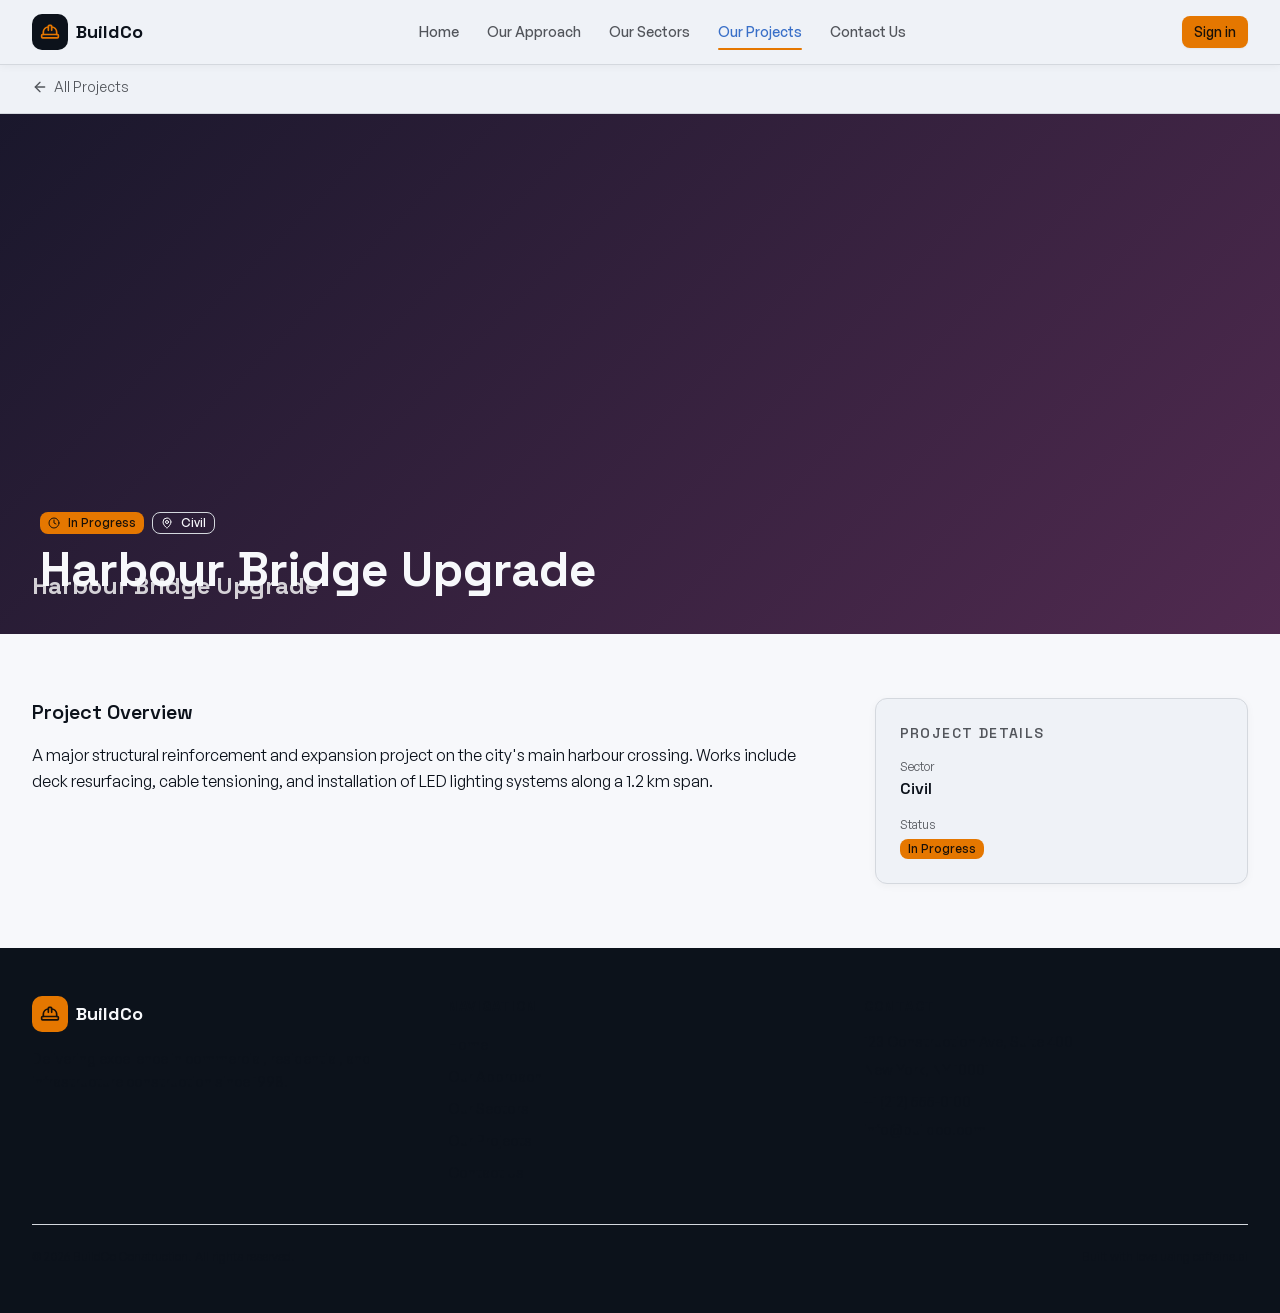
<file: 0.html>
<!DOCTYPE html>
<html lang="en" data-arp="" style="margin:0!important;padding:0!important;overflow-x:hidden!important;">
<head>
    <meta charset="UTF-8">
    <meta name="viewport" content="width=device-width, initial-scale=1.0">
    <title>Construction Portfolio — Built with Caffeine</title>
    <meta name="description" content="Modern construction firm portfolio website built on the Internet Computer.">
    <meta property="og:title" content="Construction Portfolio">
    <meta property="og:description" content="Modern construction firm portfolio website built on the Internet Computer.">
    <meta property="og:type" content="website">
    <meta name="twitter:card" content="summary_large_image">
    <link rel="stylesheet" href="https://unpkg.com/aos@next/dist/aos.css" />
    <link rel="stylesheet" href="style.css">
    <style>
        html, body, #root, #app, [id="__next"] { margin: 0 !important; padding: 0 !important; border: none !important; outline: none !important; overflow-x: hidden !important; width: 100% !important; }
        [class*="readdy-badge"], [id*="readdy-badge"], .made-with-readii, [class*="watermark"] { display: none !important; visibility: hidden !important; opacity: 0 !important; }
        svg { width: 1.2em; height: 1.2em; vertical-align: middle; fill: none; stroke: currentColor; stroke-width: 2; }
    </style>
</head>
<body cz-shortcut-listen="true" style="margin-top: 0px; padding-top: 0px;" style="margin:0!important;padding:0!important;padding-top:0!important;margin-top:0!important;display:block!important;">
    <div id="root" style="margin-top: 0px; padding-top: 0px;"><div class="flex min-h-screen flex-col bg-background"><header class="sticky top-0 z-50 bg-card border-b border-border shadow-subtle"><div class="mx-auto max-w-7xl px-4 sm:px-6 lg:px-8"><div class="flex h-16 items-center justify-between"><a data-ocid="nav.logo_link" href="index.html" class="flex items-center gap-2 min-w-0 transition-smooth hover:opacity-80"><div class="flex h-9 w-9 items-center justify-center rounded-lg bg-foreground"><svg xmlns="http://www.w3.org/2000/svg" width="24" height="24" viewBox="0 0 24 24" fill="none" stroke="currentColor" stroke-width="2" stroke-linecap="round" stroke-linejoin="round" class="lucide lucide-hard-hat h-5 w-5 text-accent" aria-hidden="true" style="display: inline-block; vertical-align: middle;"><path d="M10 10V5a1 1 0 0 1 1-1h2a1 1 0 0 1 1 1v5"></path><path d="M14 6a6 6 0 0 1 6 6v3"></path><path d="M4 15v-3a6 6 0 0 1 6-6"></path><rect x="2" y="15" width="20" height="4" rx="1"></rect></svg></div><span class="font-display text-lg font-bold text-foreground truncate">BuildCo</span></a><nav class="hidden md:flex items-center gap-1" aria-label="Main navigation"><a data-ocid="nav.home_link" href="index.html" class="relative px-3 py-2 text-sm font-medium transition-smooth rounded-md text-muted-foreground hover:text-foreground hover:bg-muted">Home</a><a data-ocid="nav.our_approach_link" href="approach.html" class="relative px-3 py-2 text-sm font-medium transition-smooth rounded-md text-muted-foreground hover:text-foreground hover:bg-muted">Our Approach</a><a data-ocid="nav.our_sectors_link" href="sectors.html" class="relative px-3 py-2 text-sm font-medium transition-smooth rounded-md text-muted-foreground hover:text-foreground hover:bg-muted">Our Sectors</a><a data-ocid="nav.our_projects_link" class="relative px-3 py-2 text-sm font-medium transition-smooth rounded-md text-primary active" href="projects.html" data-status="active" aria-current="page">Our Projects<span class="absolute bottom-0 left-3 right-3 h-0.5 rounded-full bg-accent"></span></a><a data-ocid="nav.contact_us_link" href="contact.html" class="relative px-3 py-2 text-sm font-medium transition-smooth rounded-md text-muted-foreground hover:text-foreground hover:bg-muted">Contact Us</a></nav><div class="hidden md:flex items-center gap-2"><button data-slot="button" class="inline-flex items-center justify-center whitespace-nowrap text-sm font-medium transition-all disabled:pointer-events-none disabled:opacity-50 [&amp;_svg]:pointer-events-none [&amp;_svg:not([class*='size-'])]:size-4 shrink-0 [&amp;_svg]:shrink-0 outline-none focus-visible:border-ring focus-visible:ring-ring/50 focus-visible:ring-[3px] aria-invalid:ring-destructive/20 dark:aria-invalid:ring-destructive/40 aria-invalid:border-destructive shadow-xs h-8 rounded-md gap-1.5 px-3 has-[&gt;svg]:px-2.5 bg-accent text-accent-foreground hover:bg-accent/90" data-ocid="nav.login_button">Sign in</button></div><button type="button" class="md:hidden flex items-center justify-center rounded-md p-2 text-muted-foreground hover:text-foreground hover:bg-muted transition-smooth" aria-expanded="false" aria-label="Toggle menu" data-ocid="nav.mobile_menu_toggle"><svg xmlns="http://www.w3.org/2000/svg" width="24" height="24" viewBox="0 0 24 24" fill="none" stroke="currentColor" stroke-width="2" stroke-linecap="round" stroke-linejoin="round" class="lucide lucide-menu h-5 w-5" aria-hidden="true" style="display: inline-block; vertical-align: middle;"><path d="M4 12h16"></path><path d="M4 18h16"></path><path d="M4 6h16"></path></svg></button></div></div></header><main class="flex-1"><div class="bg-card border-b border-border"><div class="mx-auto max-w-7xl px-4 sm:px-6 lg:px-8 py-3"><a data-ocid="project_detail.back_button" class="inline-flex items-center gap-1.5 text-sm text-muted-foreground hover:text-foreground transition-smooth active" href="projects.html" data-status="active" aria-current="page"><svg xmlns="http://www.w3.org/2000/svg" width="24" height="24" viewBox="0 0 24 24" fill="none" stroke="currentColor" stroke-width="2" stroke-linecap="round" stroke-linejoin="round" class="lucide lucide-arrow-left h-4 w-4" aria-hidden="true" style="display: inline-block; vertical-align: middle;"><path d="m12 19-7-7 7-7"></path><path d="M19 12H5"></path></svg>All Projects</a></div></div><div class="relative w-full" style="height: clamp(260px, 45vw, 520px);"><div class="h-full w-full flex items-end p-8" style="background: linear-gradient(135deg, oklch(0.22 0.04 288) 0%, oklch(0.35 0.08 328) 100%);"><span class="font-display text-2xl font-bold text-white/80 line-clamp-2">Harbour Bridge Upgrade</span></div><div class="absolute inset-0 bg-gradient-to-t from-foreground/70 via-foreground/20 to-transparent"></div><div class="absolute bottom-0 left-0 right-0 p-6 md:p-10"><div class="mx-auto max-w-7xl"><div class="flex flex-wrap gap-2 mb-3" style="opacity: 1; transform: none;"><span data-slot="badge" class="inline-flex items-center justify-center rounded-md px-2 py-0.5 text-xs font-medium w-fit whitespace-nowrap shrink-0 [&amp;&gt;svg]:size-3 gap-1 [&amp;&gt;svg]:pointer-events-none focus-visible:border-ring focus-visible:ring-ring/50 focus-visible:ring-[3px] aria-invalid:ring-destructive/20 dark:aria-invalid:ring-destructive/40 aria-invalid:border-destructive transition-[color,box-shadow] overflow-hidden border-transparent [a&amp;]:hover:bg-primary/90 bg-accent text-accent-foreground border-0"><svg xmlns="http://www.w3.org/2000/svg" width="24" height="24" viewBox="0 0 24 24" fill="none" stroke="currentColor" stroke-width="2" stroke-linecap="round" stroke-linejoin="round" class="lucide lucide-clock mr-1 h-3 w-3" aria-hidden="true" style="display: inline-block; vertical-align: middle;"><circle cx="12" cy="12" r="10"></circle><polyline points="12 6 12 12 16 14"></polyline></svg> In Progress</span><span data-slot="badge" class="inline-flex items-center justify-center rounded-md border px-2 py-0.5 text-xs font-medium w-fit whitespace-nowrap shrink-0 [&amp;&gt;svg]:size-3 gap-1 [&amp;&gt;svg]:pointer-events-none focus-visible:border-ring focus-visible:ring-ring/50 focus-visible:ring-[3px] aria-invalid:ring-destructive/20 dark:aria-invalid:ring-destructive/40 aria-invalid:border-destructive transition-[color,box-shadow] overflow-hidden [a&amp;]:hover:bg-accent [a&amp;]:hover:text-accent-foreground border-background/40 text-background bg-background/10"><svg xmlns="http://www.w3.org/2000/svg" width="24" height="24" viewBox="0 0 24 24" fill="none" stroke="currentColor" stroke-width="2" stroke-linecap="round" stroke-linejoin="round" class="lucide lucide-map-pin mr-1 h-3 w-3" aria-hidden="true" style="display: inline-block; vertical-align: middle;"><path d="M20 10c0 4.993-5.539 10.193-7.399 11.799a1 1 0 0 1-1.202 0C9.539 20.193 4 14.993 4 10a8 8 0 0 1 16 0"></path><circle cx="12" cy="10" r="3"></circle></svg>Civil</span></div><h1 class="font-display text-3xl font-bold text-background md:text-4xl lg:text-5xl leading-tight" data-ocid="project_detail.section" style="opacity: 1; transform: none;">Harbour Bridge Upgrade</h1></div></div></div><section class="bg-background py-12 md:py-16"><div class="mx-auto max-w-7xl px-4 sm:px-6 lg:px-8"><div class="grid gap-12 lg:grid-cols-3"><div class="lg:col-span-2" style="opacity: 1; transform: none;"><h2 class="font-display text-xl font-semibold text-foreground mb-4">Project Overview</h2><p class="font-body text-foreground/80 leading-relaxed whitespace-pre-wrap">A major structural reinforcement and expansion project on the city's main harbour crossing. Works include deck resurfacing, cable tensioning, and installation of LED lighting systems along a 1.2 km span.</p></div><aside class="rounded-xl border border-border bg-card p-6 shadow-subtle h-fit" style="opacity: 1; transform: none;"><h3 class="font-display text-sm font-semibold uppercase tracking-widest text-muted-foreground mb-4">Project Details</h3><dl class="space-y-4"><div><dt class="text-xs text-muted-foreground mb-0.5">Sector</dt><dd class="font-semibold text-foreground font-display">Civil</dd></div><div><dt class="text-xs text-muted-foreground mb-0.5">Status</dt><dd><span data-slot="badge" class="inline-flex items-center justify-center rounded-md px-2 py-0.5 text-xs font-medium w-fit whitespace-nowrap shrink-0 [&amp;&gt;svg]:size-3 gap-1 [&amp;&gt;svg]:pointer-events-none focus-visible:border-ring focus-visible:ring-ring/50 focus-visible:ring-[3px] aria-invalid:ring-destructive/20 dark:aria-invalid:ring-destructive/40 aria-invalid:border-destructive transition-[color,box-shadow] overflow-hidden border-transparent [a&amp;]:hover:bg-primary/90 bg-accent text-accent-foreground border-0">In Progress</span></dd></div></dl></aside></div></div></section></main><footer class="bg-foreground text-background/80" data-ocid="footer.section"><div class="mx-auto max-w-7xl px-4 sm:px-6 lg:px-8 py-12"><div class="grid grid-cols-1 gap-8 md:grid-cols-3"><div><div class="flex items-center gap-2 mb-4"><div class="flex h-9 w-9 items-center justify-center rounded-lg bg-accent"><svg xmlns="http://www.w3.org/2000/svg" width="24" height="24" viewBox="0 0 24 24" fill="none" stroke="currentColor" stroke-width="2" stroke-linecap="round" stroke-linejoin="round" class="lucide lucide-hard-hat h-5 w-5 text-accent-foreground" aria-hidden="true" style="display: inline-block; vertical-align: middle;"><path d="M10 10V5a1 1 0 0 1 1-1h2a1 1 0 0 1 1 1v5"></path><path d="M14 6a6 6 0 0 1 6 6v3"></path><path d="M4 15v-3a6 6 0 0 1 6-6"></path><rect x="2" y="15" width="20" height="4" rx="1"></rect></svg></div><span class="font-display text-lg font-bold text-background">BuildCo</span></div><p class="text-sm font-body text-background/60 leading-relaxed">Delivering excellence in commercial, residential, and infrastructure construction since 1998.</p></div><div><h3 class="font-display text-sm font-semibold uppercase tracking-wider text-background/50 mb-4">Navigation</h3><ul class="space-y-2"><li><a data-ocid="footer.home_link" href="index.html" class="text-sm text-background/70 hover:text-background transition-smooth">Home</a></li><li><a data-ocid="footer.our_approach_link" href="approach.html" class="text-sm text-background/70 hover:text-background transition-smooth">Our Approach</a></li><li><a data-ocid="footer.our_sectors_link" href="sectors.html" class="text-sm text-background/70 hover:text-background transition-smooth">Our Sectors</a></li><li><a data-ocid="footer.our_projects_link" class="text-sm text-background/70 hover:text-background transition-smooth active" href="projects.html" data-status="active" aria-current="page">Our Projects</a></li><li><a data-ocid="footer.contact_us_link" href="contact.html" class="text-sm text-background/70 hover:text-background transition-smooth">Contact Us</a></li></ul></div><div><h3 class="font-display text-sm font-semibold uppercase tracking-wider text-background/50 mb-4">Contact</h3><ul class="space-y-2 text-sm text-background/70 font-body"><li>123 Construction Ave, Suite 400</li><li>New York, NY 10001</li><li class="pt-1"><a href="tel:+12125550100" class="hover:text-background transition-smooth">+1 (212) 555-0100</a></li><li><a href="mailto:info@buildco.com" class="hover:text-background transition-smooth">info@buildco.com</a></li></ul></div></div><div class="mt-10 border-t border-background/10 pt-6 flex flex-col sm:flex-row items-center justify-between gap-2 text-xs text-background/40"><p>© 2026 BuildCo Construction. All rights reserved.</p><p>Built with love using <a href="https://caffeine.ai?utm_source=caffeine-footer&amp;utm_medium=referral&amp;utm_content=estimated-brown-qzo-draft.caffeine.xyz" target="_blank" rel="noopener noreferrer" class="underline underline-offset-2 hover:text-background/70 transition-smooth">caffeine.ai</a></p></div></div></footer></div></div>
  

<div id="give-freely-root-mbnbehikldjhnfehhnaidhjhoofhpehk" class="give-freely-root" data-extension-id="mbnbehikldjhnfehhnaidhjhoofhpehk" data-extension-name="CSS Peeper" style="display: block;"></div>
    <script src="https://unpkg.com/aos@next/dist/aos.js"></script>
    <script src="js/script_8ym901.js"></script>
    <script src="js/script_ct6wfy.js"></script>
    
    <script>
        window.onload = () => {
            if(window.AOS) AOS.init({ duration: 1000, once: true });
        };
    </script>
</body>
</html>
</file>
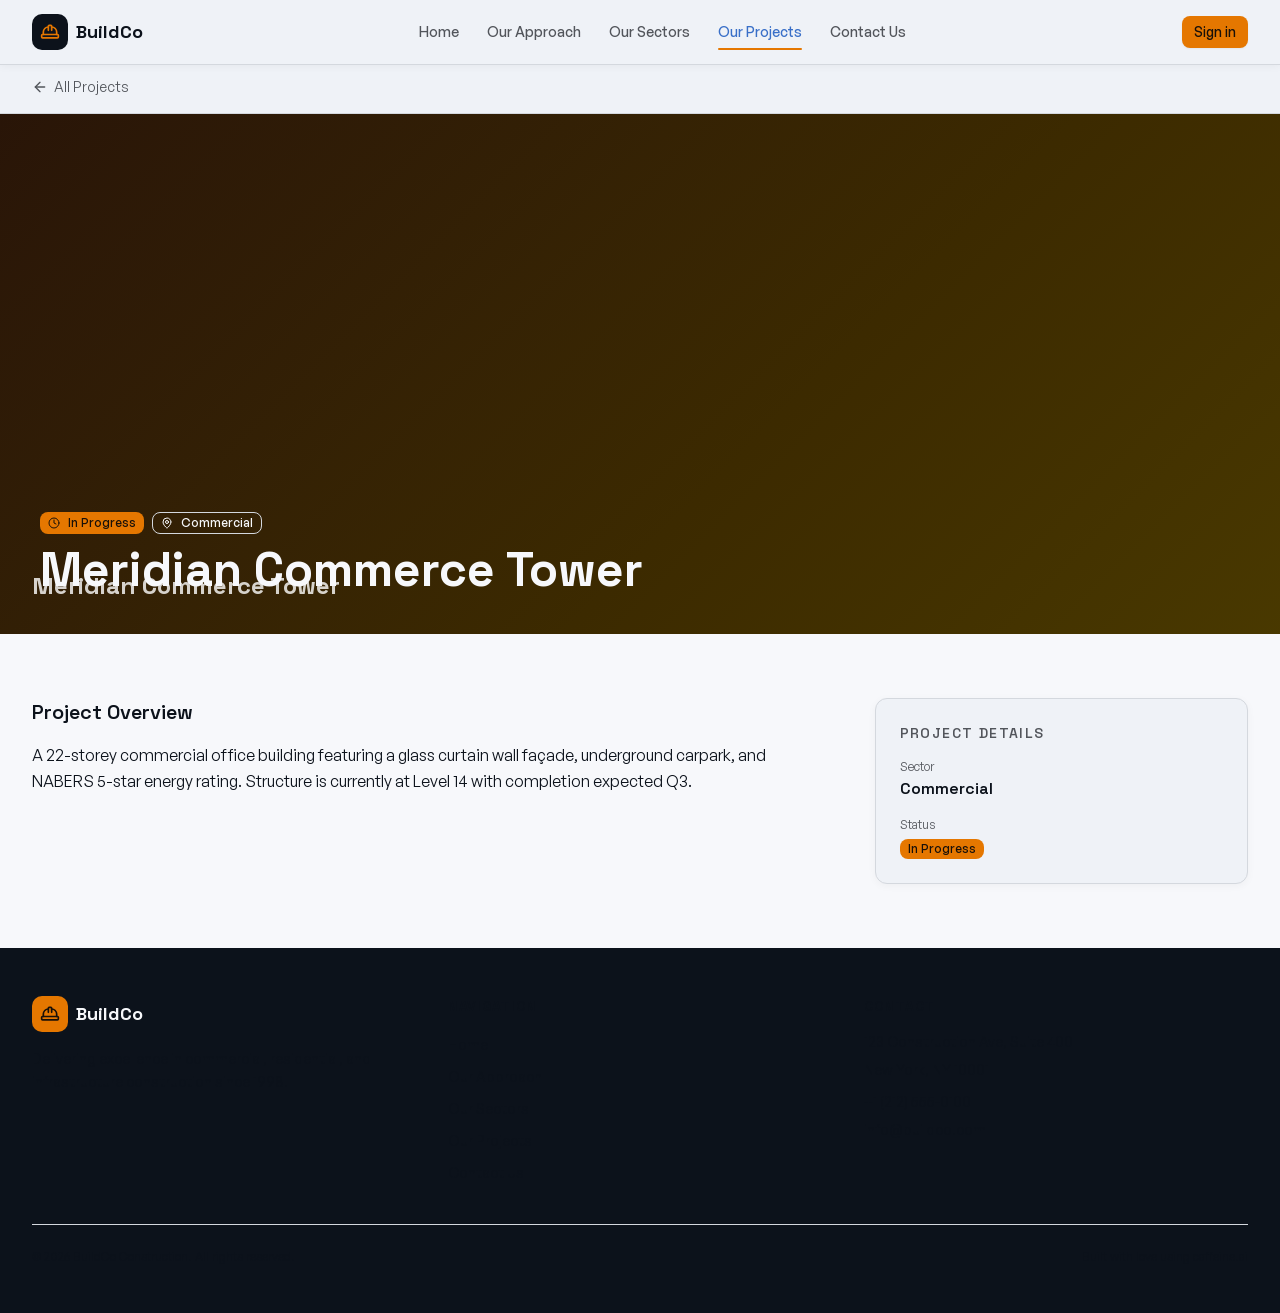
<file: 1.html>
<!DOCTYPE html>
<html lang="en" data-arp="" style="margin:0!important;padding:0!important;overflow-x:hidden!important;">
<head>
    <meta charset="UTF-8">
    <meta name="viewport" content="width=device-width, initial-scale=1.0">
    <title>Construction Portfolio — Built with Caffeine</title>
    <meta name="description" content="Modern construction firm portfolio website built on the Internet Computer.">
    <meta property="og:title" content="Construction Portfolio">
    <meta property="og:description" content="Modern construction firm portfolio website built on the Internet Computer.">
    <meta property="og:type" content="website">
    <meta name="twitter:card" content="summary_large_image">
    <link rel="stylesheet" href="https://unpkg.com/aos@next/dist/aos.css" />
    <link rel="stylesheet" href="style.css">
    <style>
        html, body, #root, #app, [id="__next"] { margin: 0 !important; padding: 0 !important; border: none !important; outline: none !important; overflow-x: hidden !important; width: 100% !important; }
        [class*="readdy-badge"], [id*="readdy-badge"], .made-with-readii, [class*="watermark"] { display: none !important; visibility: hidden !important; opacity: 0 !important; }
        svg { width: 1.2em; height: 1.2em; vertical-align: middle; fill: none; stroke: currentColor; stroke-width: 2; }
    </style>
</head>
<body cz-shortcut-listen="true" style="margin-top: 0px; padding-top: 0px;" style="margin:0!important;padding:0!important;padding-top:0!important;margin-top:0!important;display:block!important;">
    <div id="root" style="margin-top: 0px; padding-top: 0px;"><div class="flex min-h-screen flex-col bg-background"><header class="sticky top-0 z-50 bg-card border-b border-border shadow-subtle"><div class="mx-auto max-w-7xl px-4 sm:px-6 lg:px-8"><div class="flex h-16 items-center justify-between"><a data-ocid="nav.logo_link" href="index.html" class="flex items-center gap-2 min-w-0 transition-smooth hover:opacity-80"><div class="flex h-9 w-9 items-center justify-center rounded-lg bg-foreground"><svg xmlns="http://www.w3.org/2000/svg" width="24" height="24" viewBox="0 0 24 24" fill="none" stroke="currentColor" stroke-width="2" stroke-linecap="round" stroke-linejoin="round" class="lucide lucide-hard-hat h-5 w-5 text-accent" aria-hidden="true" style="display: inline-block; vertical-align: middle;"><path d="M10 10V5a1 1 0 0 1 1-1h2a1 1 0 0 1 1 1v5"></path><path d="M14 6a6 6 0 0 1 6 6v3"></path><path d="M4 15v-3a6 6 0 0 1 6-6"></path><rect x="2" y="15" width="20" height="4" rx="1"></rect></svg></div><span class="font-display text-lg font-bold text-foreground truncate">BuildCo</span></a><nav class="hidden md:flex items-center gap-1" aria-label="Main navigation"><a data-ocid="nav.home_link" href="index.html" class="relative px-3 py-2 text-sm font-medium transition-smooth rounded-md text-muted-foreground hover:text-foreground hover:bg-muted">Home</a><a data-ocid="nav.our_approach_link" href="approach.html" class="relative px-3 py-2 text-sm font-medium transition-smooth rounded-md text-muted-foreground hover:text-foreground hover:bg-muted">Our Approach</a><a data-ocid="nav.our_sectors_link" href="sectors.html" class="relative px-3 py-2 text-sm font-medium transition-smooth rounded-md text-muted-foreground hover:text-foreground hover:bg-muted">Our Sectors</a><a data-ocid="nav.our_projects_link" class="relative px-3 py-2 text-sm font-medium transition-smooth rounded-md text-primary active" href="projects.html" data-status="active" aria-current="page">Our Projects<span class="absolute bottom-0 left-3 right-3 h-0.5 rounded-full bg-accent"></span></a><a data-ocid="nav.contact_us_link" href="contact.html" class="relative px-3 py-2 text-sm font-medium transition-smooth rounded-md text-muted-foreground hover:text-foreground hover:bg-muted">Contact Us</a></nav><div class="hidden md:flex items-center gap-2"><button data-slot="button" class="inline-flex items-center justify-center whitespace-nowrap text-sm font-medium transition-all disabled:pointer-events-none disabled:opacity-50 [&amp;_svg]:pointer-events-none [&amp;_svg:not([class*='size-'])]:size-4 shrink-0 [&amp;_svg]:shrink-0 outline-none focus-visible:border-ring focus-visible:ring-ring/50 focus-visible:ring-[3px] aria-invalid:ring-destructive/20 dark:aria-invalid:ring-destructive/40 aria-invalid:border-destructive shadow-xs h-8 rounded-md gap-1.5 px-3 has-[&gt;svg]:px-2.5 bg-accent text-accent-foreground hover:bg-accent/90" data-ocid="nav.login_button">Sign in</button></div><button type="button" class="md:hidden flex items-center justify-center rounded-md p-2 text-muted-foreground hover:text-foreground hover:bg-muted transition-smooth" aria-expanded="false" aria-label="Toggle menu" data-ocid="nav.mobile_menu_toggle"><svg xmlns="http://www.w3.org/2000/svg" width="24" height="24" viewBox="0 0 24 24" fill="none" stroke="currentColor" stroke-width="2" stroke-linecap="round" stroke-linejoin="round" class="lucide lucide-menu h-5 w-5" aria-hidden="true" style="display: inline-block; vertical-align: middle;"><path d="M4 12h16"></path><path d="M4 18h16"></path><path d="M4 6h16"></path></svg></button></div></div></header><main class="flex-1"><div class="bg-card border-b border-border"><div class="mx-auto max-w-7xl px-4 sm:px-6 lg:px-8 py-3"><a data-ocid="project_detail.back_button" class="inline-flex items-center gap-1.5 text-sm text-muted-foreground hover:text-foreground transition-smooth active" href="projects.html" data-status="active" aria-current="page"><svg xmlns="http://www.w3.org/2000/svg" width="24" height="24" viewBox="0 0 24 24" fill="none" stroke="currentColor" stroke-width="2" stroke-linecap="round" stroke-linejoin="round" class="lucide lucide-arrow-left h-4 w-4" aria-hidden="true" style="display: inline-block; vertical-align: middle;"><path d="m12 19-7-7 7-7"></path><path d="M19 12H5"></path></svg>All Projects</a></div></div><div class="relative w-full" style="height: clamp(260px, 45vw, 520px);"><div class="h-full w-full flex items-end p-8" style="background: linear-gradient(135deg, oklch(0.22 0.04 53) 0%, oklch(0.35 0.08 93) 100%);"><span class="font-display text-2xl font-bold text-white/80 line-clamp-2">Meridian Commerce Tower</span></div><div class="absolute inset-0 bg-gradient-to-t from-foreground/70 via-foreground/20 to-transparent"></div><div class="absolute bottom-0 left-0 right-0 p-6 md:p-10"><div class="mx-auto max-w-7xl"><div class="flex flex-wrap gap-2 mb-3" style="opacity: 1; transform: none;"><span data-slot="badge" class="inline-flex items-center justify-center rounded-md px-2 py-0.5 text-xs font-medium w-fit whitespace-nowrap shrink-0 [&amp;&gt;svg]:size-3 gap-1 [&amp;&gt;svg]:pointer-events-none focus-visible:border-ring focus-visible:ring-ring/50 focus-visible:ring-[3px] aria-invalid:ring-destructive/20 dark:aria-invalid:ring-destructive/40 aria-invalid:border-destructive transition-[color,box-shadow] overflow-hidden border-transparent [a&amp;]:hover:bg-primary/90 bg-accent text-accent-foreground border-0"><svg xmlns="http://www.w3.org/2000/svg" width="24" height="24" viewBox="0 0 24 24" fill="none" stroke="currentColor" stroke-width="2" stroke-linecap="round" stroke-linejoin="round" class="lucide lucide-clock mr-1 h-3 w-3" aria-hidden="true" style="display: inline-block; vertical-align: middle;"><circle cx="12" cy="12" r="10"></circle><polyline points="12 6 12 12 16 14"></polyline></svg> In Progress</span><span data-slot="badge" class="inline-flex items-center justify-center rounded-md border px-2 py-0.5 text-xs font-medium w-fit whitespace-nowrap shrink-0 [&amp;&gt;svg]:size-3 gap-1 [&amp;&gt;svg]:pointer-events-none focus-visible:border-ring focus-visible:ring-ring/50 focus-visible:ring-[3px] aria-invalid:ring-destructive/20 dark:aria-invalid:ring-destructive/40 aria-invalid:border-destructive transition-[color,box-shadow] overflow-hidden [a&amp;]:hover:bg-accent [a&amp;]:hover:text-accent-foreground border-background/40 text-background bg-background/10"><svg xmlns="http://www.w3.org/2000/svg" width="24" height="24" viewBox="0 0 24 24" fill="none" stroke="currentColor" stroke-width="2" stroke-linecap="round" stroke-linejoin="round" class="lucide lucide-map-pin mr-1 h-3 w-3" aria-hidden="true" style="display: inline-block; vertical-align: middle;"><path d="M20 10c0 4.993-5.539 10.193-7.399 11.799a1 1 0 0 1-1.202 0C9.539 20.193 4 14.993 4 10a8 8 0 0 1 16 0"></path><circle cx="12" cy="10" r="3"></circle></svg>Commercial</span></div><h1 class="font-display text-3xl font-bold text-background md:text-4xl lg:text-5xl leading-tight" data-ocid="project_detail.section" style="opacity: 1; transform: none;">Meridian Commerce Tower</h1></div></div></div><section class="bg-background py-12 md:py-16"><div class="mx-auto max-w-7xl px-4 sm:px-6 lg:px-8"><div class="grid gap-12 lg:grid-cols-3"><div class="lg:col-span-2" style="opacity: 1; transform: none;"><h2 class="font-display text-xl font-semibold text-foreground mb-4">Project Overview</h2><p class="font-body text-foreground/80 leading-relaxed whitespace-pre-wrap">A 22-storey commercial office building featuring a glass curtain wall façade, underground carpark, and NABERS 5-star energy rating. Structure is currently at Level 14 with completion expected Q3.</p></div><aside class="rounded-xl border border-border bg-card p-6 shadow-subtle h-fit" style="opacity: 1; transform: none;"><h3 class="font-display text-sm font-semibold uppercase tracking-widest text-muted-foreground mb-4">Project Details</h3><dl class="space-y-4"><div><dt class="text-xs text-muted-foreground mb-0.5">Sector</dt><dd class="font-semibold text-foreground font-display">Commercial</dd></div><div><dt class="text-xs text-muted-foreground mb-0.5">Status</dt><dd><span data-slot="badge" class="inline-flex items-center justify-center rounded-md px-2 py-0.5 text-xs font-medium w-fit whitespace-nowrap shrink-0 [&amp;&gt;svg]:size-3 gap-1 [&amp;&gt;svg]:pointer-events-none focus-visible:border-ring focus-visible:ring-ring/50 focus-visible:ring-[3px] aria-invalid:ring-destructive/20 dark:aria-invalid:ring-destructive/40 aria-invalid:border-destructive transition-[color,box-shadow] overflow-hidden border-transparent [a&amp;]:hover:bg-primary/90 bg-accent text-accent-foreground border-0">In Progress</span></dd></div></dl></aside></div></div></section></main><footer class="bg-foreground text-background/80" data-ocid="footer.section"><div class="mx-auto max-w-7xl px-4 sm:px-6 lg:px-8 py-12"><div class="grid grid-cols-1 gap-8 md:grid-cols-3"><div><div class="flex items-center gap-2 mb-4"><div class="flex h-9 w-9 items-center justify-center rounded-lg bg-accent"><svg xmlns="http://www.w3.org/2000/svg" width="24" height="24" viewBox="0 0 24 24" fill="none" stroke="currentColor" stroke-width="2" stroke-linecap="round" stroke-linejoin="round" class="lucide lucide-hard-hat h-5 w-5 text-accent-foreground" aria-hidden="true" style="display: inline-block; vertical-align: middle;"><path d="M10 10V5a1 1 0 0 1 1-1h2a1 1 0 0 1 1 1v5"></path><path d="M14 6a6 6 0 0 1 6 6v3"></path><path d="M4 15v-3a6 6 0 0 1 6-6"></path><rect x="2" y="15" width="20" height="4" rx="1"></rect></svg></div><span class="font-display text-lg font-bold text-background">BuildCo</span></div><p class="text-sm font-body text-background/60 leading-relaxed">Delivering excellence in commercial, residential, and infrastructure construction since 1998.</p></div><div><h3 class="font-display text-sm font-semibold uppercase tracking-wider text-background/50 mb-4">Navigation</h3><ul class="space-y-2"><li><a data-ocid="footer.home_link" href="index.html" class="text-sm text-background/70 hover:text-background transition-smooth">Home</a></li><li><a data-ocid="footer.our_approach_link" href="approach.html" class="text-sm text-background/70 hover:text-background transition-smooth">Our Approach</a></li><li><a data-ocid="footer.our_sectors_link" href="sectors.html" class="text-sm text-background/70 hover:text-background transition-smooth">Our Sectors</a></li><li><a data-ocid="footer.our_projects_link" class="text-sm text-background/70 hover:text-background transition-smooth active" href="projects.html" data-status="active" aria-current="page">Our Projects</a></li><li><a data-ocid="footer.contact_us_link" href="contact.html" class="text-sm text-background/70 hover:text-background transition-smooth">Contact Us</a></li></ul></div><div><h3 class="font-display text-sm font-semibold uppercase tracking-wider text-background/50 mb-4">Contact</h3><ul class="space-y-2 text-sm text-background/70 font-body"><li>123 Construction Ave, Suite 400</li><li>New York, NY 10001</li><li class="pt-1"><a href="tel:+12125550100" class="hover:text-background transition-smooth">+1 (212) 555-0100</a></li><li><a href="mailto:info@buildco.com" class="hover:text-background transition-smooth">info@buildco.com</a></li></ul></div></div><div class="mt-10 border-t border-background/10 pt-6 flex flex-col sm:flex-row items-center justify-between gap-2 text-xs text-background/40"><p>© 2026 BuildCo Construction. All rights reserved.</p><p>Built with love using <a href="https://caffeine.ai?utm_source=caffeine-footer&amp;utm_medium=referral&amp;utm_content=estimated-brown-qzo-draft.caffeine.xyz" target="_blank" rel="noopener noreferrer" class="underline underline-offset-2 hover:text-background/70 transition-smooth">caffeine.ai</a></p></div></div></footer></div></div>
  

<div id="give-freely-root-mbnbehikldjhnfehhnaidhjhoofhpehk" class="give-freely-root" data-extension-id="mbnbehikldjhnfehhnaidhjhoofhpehk" data-extension-name="CSS Peeper" style="display: block;"></div>
    <script src="https://unpkg.com/aos@next/dist/aos.js"></script>
    <script src="js/script_lievh5.js"></script>
    <script src="js/script_rsjn22.js"></script>
    
    <script>
        window.onload = () => {
            if(window.AOS) AOS.init({ duration: 1000, once: true });
        };
    </script>
</body>
</html>
</file>
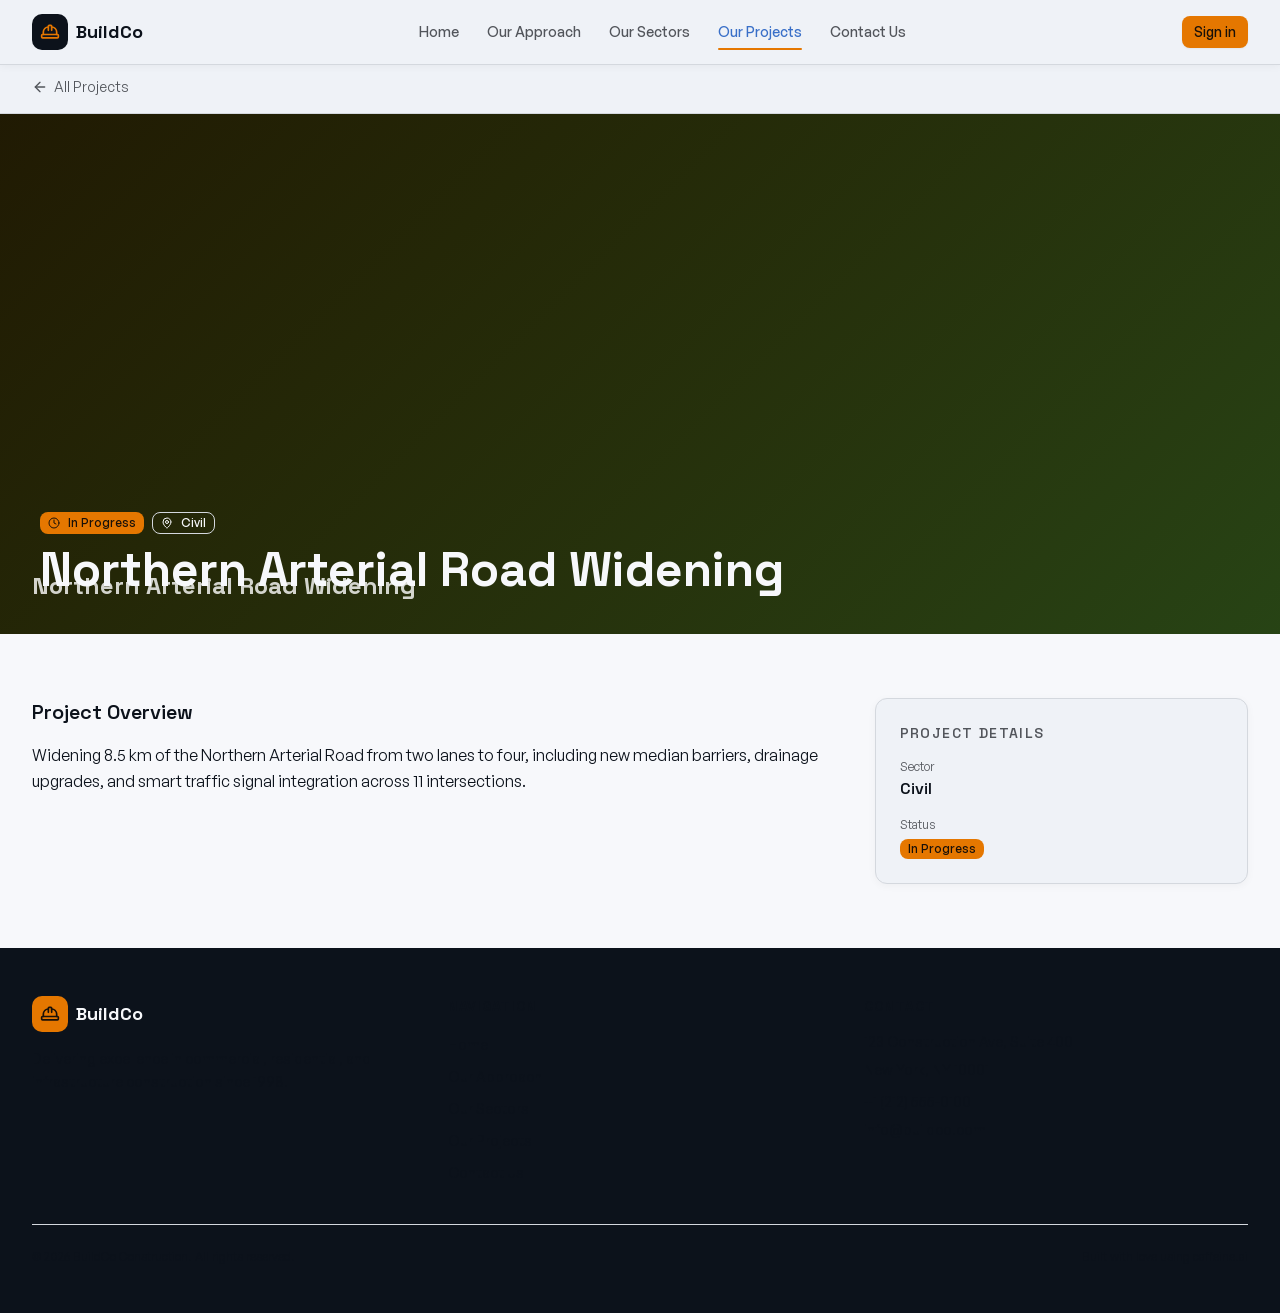
<file: 2.html>
<!DOCTYPE html>
<html lang="en" data-arp="" style="margin:0!important;padding:0!important;overflow-x:hidden!important;">
<head>
    <meta charset="UTF-8">
    <meta name="viewport" content="width=device-width, initial-scale=1.0">
    <title>Construction Portfolio — Built with Caffeine</title>
    <meta name="description" content="Modern construction firm portfolio website built on the Internet Computer.">
    <meta property="og:title" content="Construction Portfolio">
    <meta property="og:description" content="Modern construction firm portfolio website built on the Internet Computer.">
    <meta property="og:type" content="website">
    <meta name="twitter:card" content="summary_large_image">
    <link rel="stylesheet" href="https://unpkg.com/aos@next/dist/aos.css" />
    <link rel="stylesheet" href="style.css">
    <style>
        html, body, #root, #app, [id="__next"] { margin: 0 !important; padding: 0 !important; border: none !important; outline: none !important; overflow-x: hidden !important; width: 100% !important; }
        [class*="readdy-badge"], [id*="readdy-badge"], .made-with-readii, [class*="watermark"] { display: none !important; visibility: hidden !important; opacity: 0 !important; }
        svg { width: 1.2em; height: 1.2em; vertical-align: middle; fill: none; stroke: currentColor; stroke-width: 2; }
    </style>
</head>
<body cz-shortcut-listen="true" style="margin-top: 0px; padding-top: 0px;" style="margin:0!important;padding:0!important;padding-top:0!important;margin-top:0!important;display:block!important;">
    <div id="root" style="margin-top: 0px; padding-top: 0px;"><div class="flex min-h-screen flex-col bg-background"><header class="sticky top-0 z-50 bg-card border-b border-border shadow-subtle"><div class="mx-auto max-w-7xl px-4 sm:px-6 lg:px-8"><div class="flex h-16 items-center justify-between"><a data-ocid="nav.logo_link" href="index.html" class="flex items-center gap-2 min-w-0 transition-smooth hover:opacity-80"><div class="flex h-9 w-9 items-center justify-center rounded-lg bg-foreground"><svg xmlns="http://www.w3.org/2000/svg" width="24" height="24" viewBox="0 0 24 24" fill="none" stroke="currentColor" stroke-width="2" stroke-linecap="round" stroke-linejoin="round" class="lucide lucide-hard-hat h-5 w-5 text-accent" aria-hidden="true" style="display: inline-block; vertical-align: middle;"><path d="M10 10V5a1 1 0 0 1 1-1h2a1 1 0 0 1 1 1v5"></path><path d="M14 6a6 6 0 0 1 6 6v3"></path><path d="M4 15v-3a6 6 0 0 1 6-6"></path><rect x="2" y="15" width="20" height="4" rx="1"></rect></svg></div><span class="font-display text-lg font-bold text-foreground truncate">BuildCo</span></a><nav class="hidden md:flex items-center gap-1" aria-label="Main navigation"><a data-ocid="nav.home_link" href="index.html" class="relative px-3 py-2 text-sm font-medium transition-smooth rounded-md text-muted-foreground hover:text-foreground hover:bg-muted">Home</a><a data-ocid="nav.our_approach_link" href="approach.html" class="relative px-3 py-2 text-sm font-medium transition-smooth rounded-md text-muted-foreground hover:text-foreground hover:bg-muted">Our Approach</a><a data-ocid="nav.our_sectors_link" href="sectors.html" class="relative px-3 py-2 text-sm font-medium transition-smooth rounded-md text-muted-foreground hover:text-foreground hover:bg-muted">Our Sectors</a><a data-ocid="nav.our_projects_link" class="relative px-3 py-2 text-sm font-medium transition-smooth rounded-md text-primary active" href="projects.html" data-status="active" aria-current="page">Our Projects<span class="absolute bottom-0 left-3 right-3 h-0.5 rounded-full bg-accent"></span></a><a data-ocid="nav.contact_us_link" href="contact.html" class="relative px-3 py-2 text-sm font-medium transition-smooth rounded-md text-muted-foreground hover:text-foreground hover:bg-muted">Contact Us</a></nav><div class="hidden md:flex items-center gap-2"><button data-slot="button" class="inline-flex items-center justify-center whitespace-nowrap text-sm font-medium transition-all disabled:pointer-events-none disabled:opacity-50 [&amp;_svg]:pointer-events-none [&amp;_svg:not([class*='size-'])]:size-4 shrink-0 [&amp;_svg]:shrink-0 outline-none focus-visible:border-ring focus-visible:ring-ring/50 focus-visible:ring-[3px] aria-invalid:ring-destructive/20 dark:aria-invalid:ring-destructive/40 aria-invalid:border-destructive shadow-xs h-8 rounded-md gap-1.5 px-3 has-[&gt;svg]:px-2.5 bg-accent text-accent-foreground hover:bg-accent/90" data-ocid="nav.login_button">Sign in</button></div><button type="button" class="md:hidden flex items-center justify-center rounded-md p-2 text-muted-foreground hover:text-foreground hover:bg-muted transition-smooth" aria-expanded="false" aria-label="Toggle menu" data-ocid="nav.mobile_menu_toggle"><svg xmlns="http://www.w3.org/2000/svg" width="24" height="24" viewBox="0 0 24 24" fill="none" stroke="currentColor" stroke-width="2" stroke-linecap="round" stroke-linejoin="round" class="lucide lucide-menu h-5 w-5" aria-hidden="true" style="display: inline-block; vertical-align: middle;"><path d="M4 12h16"></path><path d="M4 18h16"></path><path d="M4 6h16"></path></svg></button></div></div></header><main class="flex-1"><div class="bg-card border-b border-border"><div class="mx-auto max-w-7xl px-4 sm:px-6 lg:px-8 py-3"><a data-ocid="project_detail.back_button" class="inline-flex items-center gap-1.5 text-sm text-muted-foreground hover:text-foreground transition-smooth active" href="projects.html" data-status="active" aria-current="page"><svg xmlns="http://www.w3.org/2000/svg" width="24" height="24" viewBox="0 0 24 24" fill="none" stroke="currentColor" stroke-width="2" stroke-linecap="round" stroke-linejoin="round" class="lucide lucide-arrow-left h-4 w-4" aria-hidden="true" style="display: inline-block; vertical-align: middle;"><path d="m12 19-7-7 7-7"></path><path d="M19 12H5"></path></svg>All Projects</a></div></div><div class="relative w-full" style="height: clamp(260px, 45vw, 520px);"><div class="h-full w-full flex items-end p-8" style="background: linear-gradient(135deg, oklch(0.22 0.04 95) 0%, oklch(0.35 0.08 135) 100%);"><span class="font-display text-2xl font-bold text-white/80 line-clamp-2">Northern Arterial Road Widening</span></div><div class="absolute inset-0 bg-gradient-to-t from-foreground/70 via-foreground/20 to-transparent"></div><div class="absolute bottom-0 left-0 right-0 p-6 md:p-10"><div class="mx-auto max-w-7xl"><div class="flex flex-wrap gap-2 mb-3" style="opacity: 1; transform: none;"><span data-slot="badge" class="inline-flex items-center justify-center rounded-md px-2 py-0.5 text-xs font-medium w-fit whitespace-nowrap shrink-0 [&amp;&gt;svg]:size-3 gap-1 [&amp;&gt;svg]:pointer-events-none focus-visible:border-ring focus-visible:ring-ring/50 focus-visible:ring-[3px] aria-invalid:ring-destructive/20 dark:aria-invalid:ring-destructive/40 aria-invalid:border-destructive transition-[color,box-shadow] overflow-hidden border-transparent [a&amp;]:hover:bg-primary/90 bg-accent text-accent-foreground border-0"><svg xmlns="http://www.w3.org/2000/svg" width="24" height="24" viewBox="0 0 24 24" fill="none" stroke="currentColor" stroke-width="2" stroke-linecap="round" stroke-linejoin="round" class="lucide lucide-clock mr-1 h-3 w-3" aria-hidden="true" style="display: inline-block; vertical-align: middle;"><circle cx="12" cy="12" r="10"></circle><polyline points="12 6 12 12 16 14"></polyline></svg> In Progress</span><span data-slot="badge" class="inline-flex items-center justify-center rounded-md border px-2 py-0.5 text-xs font-medium w-fit whitespace-nowrap shrink-0 [&amp;&gt;svg]:size-3 gap-1 [&amp;&gt;svg]:pointer-events-none focus-visible:border-ring focus-visible:ring-ring/50 focus-visible:ring-[3px] aria-invalid:ring-destructive/20 dark:aria-invalid:ring-destructive/40 aria-invalid:border-destructive transition-[color,box-shadow] overflow-hidden [a&amp;]:hover:bg-accent [a&amp;]:hover:text-accent-foreground border-background/40 text-background bg-background/10"><svg xmlns="http://www.w3.org/2000/svg" width="24" height="24" viewBox="0 0 24 24" fill="none" stroke="currentColor" stroke-width="2" stroke-linecap="round" stroke-linejoin="round" class="lucide lucide-map-pin mr-1 h-3 w-3" aria-hidden="true" style="display: inline-block; vertical-align: middle;"><path d="M20 10c0 4.993-5.539 10.193-7.399 11.799a1 1 0 0 1-1.202 0C9.539 20.193 4 14.993 4 10a8 8 0 0 1 16 0"></path><circle cx="12" cy="10" r="3"></circle></svg>Civil</span></div><h1 class="font-display text-3xl font-bold text-background md:text-4xl lg:text-5xl leading-tight" data-ocid="project_detail.section" style="opacity: 1; transform: none;">Northern Arterial Road Widening</h1></div></div></div><section class="bg-background py-12 md:py-16"><div class="mx-auto max-w-7xl px-4 sm:px-6 lg:px-8"><div class="grid gap-12 lg:grid-cols-3"><div class="lg:col-span-2" style="opacity: 1; transform: none;"><h2 class="font-display text-xl font-semibold text-foreground mb-4">Project Overview</h2><p class="font-body text-foreground/80 leading-relaxed whitespace-pre-wrap">Widening 8.5 km of the Northern Arterial Road from two lanes to four, including new median barriers, drainage upgrades, and smart traffic signal integration across 11 intersections.</p></div><aside class="rounded-xl border border-border bg-card p-6 shadow-subtle h-fit" style="opacity: 1; transform: none;"><h3 class="font-display text-sm font-semibold uppercase tracking-widest text-muted-foreground mb-4">Project Details</h3><dl class="space-y-4"><div><dt class="text-xs text-muted-foreground mb-0.5">Sector</dt><dd class="font-semibold text-foreground font-display">Civil</dd></div><div><dt class="text-xs text-muted-foreground mb-0.5">Status</dt><dd><span data-slot="badge" class="inline-flex items-center justify-center rounded-md px-2 py-0.5 text-xs font-medium w-fit whitespace-nowrap shrink-0 [&amp;&gt;svg]:size-3 gap-1 [&amp;&gt;svg]:pointer-events-none focus-visible:border-ring focus-visible:ring-ring/50 focus-visible:ring-[3px] aria-invalid:ring-destructive/20 dark:aria-invalid:ring-destructive/40 aria-invalid:border-destructive transition-[color,box-shadow] overflow-hidden border-transparent [a&amp;]:hover:bg-primary/90 bg-accent text-accent-foreground border-0">In Progress</span></dd></div></dl></aside></div></div></section></main><footer class="bg-foreground text-background/80" data-ocid="footer.section"><div class="mx-auto max-w-7xl px-4 sm:px-6 lg:px-8 py-12"><div class="grid grid-cols-1 gap-8 md:grid-cols-3"><div><div class="flex items-center gap-2 mb-4"><div class="flex h-9 w-9 items-center justify-center rounded-lg bg-accent"><svg xmlns="http://www.w3.org/2000/svg" width="24" height="24" viewBox="0 0 24 24" fill="none" stroke="currentColor" stroke-width="2" stroke-linecap="round" stroke-linejoin="round" class="lucide lucide-hard-hat h-5 w-5 text-accent-foreground" aria-hidden="true" style="display: inline-block; vertical-align: middle;"><path d="M10 10V5a1 1 0 0 1 1-1h2a1 1 0 0 1 1 1v5"></path><path d="M14 6a6 6 0 0 1 6 6v3"></path><path d="M4 15v-3a6 6 0 0 1 6-6"></path><rect x="2" y="15" width="20" height="4" rx="1"></rect></svg></div><span class="font-display text-lg font-bold text-background">BuildCo</span></div><p class="text-sm font-body text-background/60 leading-relaxed">Delivering excellence in commercial, residential, and infrastructure construction since 1998.</p></div><div><h3 class="font-display text-sm font-semibold uppercase tracking-wider text-background/50 mb-4">Navigation</h3><ul class="space-y-2"><li><a data-ocid="footer.home_link" href="index.html" class="text-sm text-background/70 hover:text-background transition-smooth">Home</a></li><li><a data-ocid="footer.our_approach_link" href="approach.html" class="text-sm text-background/70 hover:text-background transition-smooth">Our Approach</a></li><li><a data-ocid="footer.our_sectors_link" href="sectors.html" class="text-sm text-background/70 hover:text-background transition-smooth">Our Sectors</a></li><li><a data-ocid="footer.our_projects_link" class="text-sm text-background/70 hover:text-background transition-smooth active" href="projects.html" data-status="active" aria-current="page">Our Projects</a></li><li><a data-ocid="footer.contact_us_link" href="contact.html" class="text-sm text-background/70 hover:text-background transition-smooth">Contact Us</a></li></ul></div><div><h3 class="font-display text-sm font-semibold uppercase tracking-wider text-background/50 mb-4">Contact</h3><ul class="space-y-2 text-sm text-background/70 font-body"><li>123 Construction Ave, Suite 400</li><li>New York, NY 10001</li><li class="pt-1"><a href="tel:+12125550100" class="hover:text-background transition-smooth">+1 (212) 555-0100</a></li><li><a href="mailto:info@buildco.com" class="hover:text-background transition-smooth">info@buildco.com</a></li></ul></div></div><div class="mt-10 border-t border-background/10 pt-6 flex flex-col sm:flex-row items-center justify-between gap-2 text-xs text-background/40"><p>© 2026 BuildCo Construction. All rights reserved.</p><p>Built with love using <a href="https://caffeine.ai?utm_source=caffeine-footer&amp;utm_medium=referral&amp;utm_content=estimated-brown-qzo-draft.caffeine.xyz" target="_blank" rel="noopener noreferrer" class="underline underline-offset-2 hover:text-background/70 transition-smooth">caffeine.ai</a></p></div></div></footer></div></div>
  

<div id="give-freely-root-mbnbehikldjhnfehhnaidhjhoofhpehk" class="give-freely-root" data-extension-id="mbnbehikldjhnfehhnaidhjhoofhpehk" data-extension-name="CSS Peeper" style="display: block;"></div>
    <script src="https://unpkg.com/aos@next/dist/aos.js"></script>
    <script src="js/script_lc4h2o.js"></script>
    <script src="js/script_sxyy2y.js"></script>
    
    <script>
        window.onload = () => {
            if(window.AOS) AOS.init({ duration: 1000, once: true });
        };
    </script>
</body>
</html>
</file>
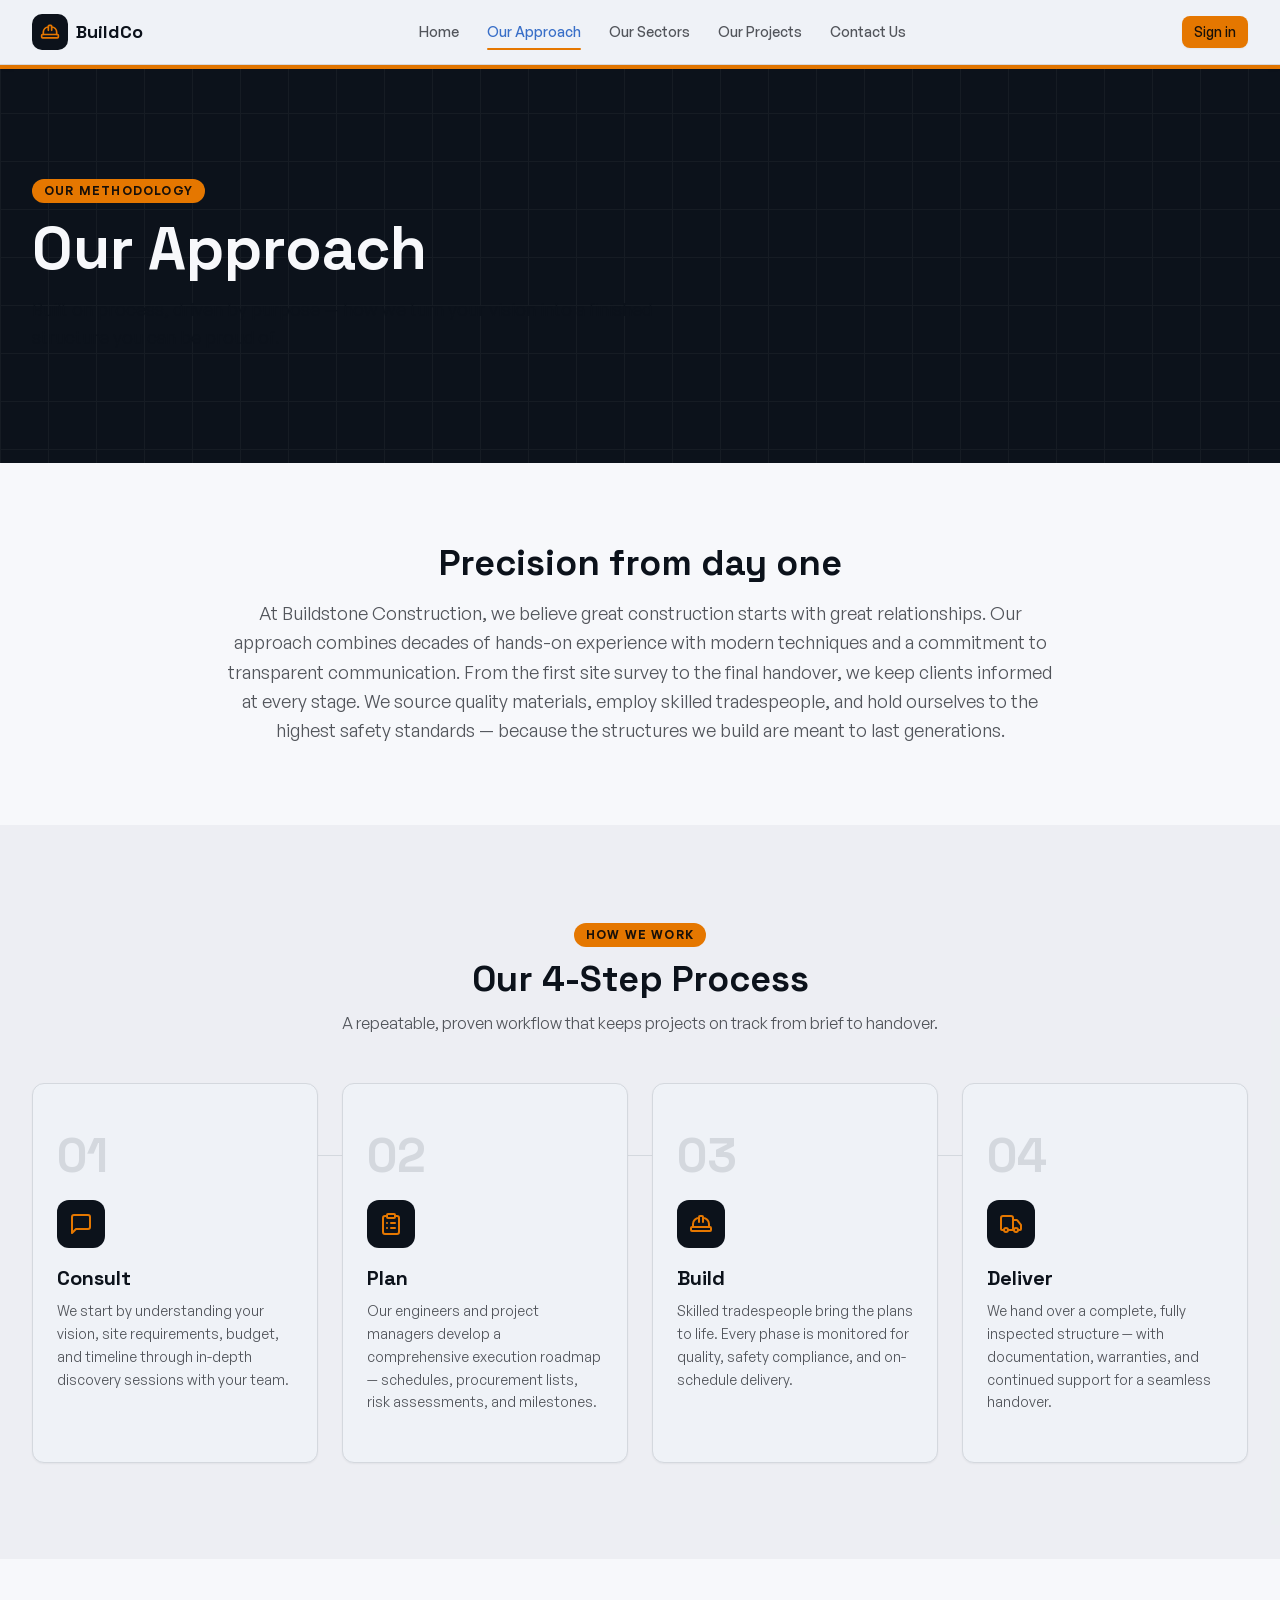
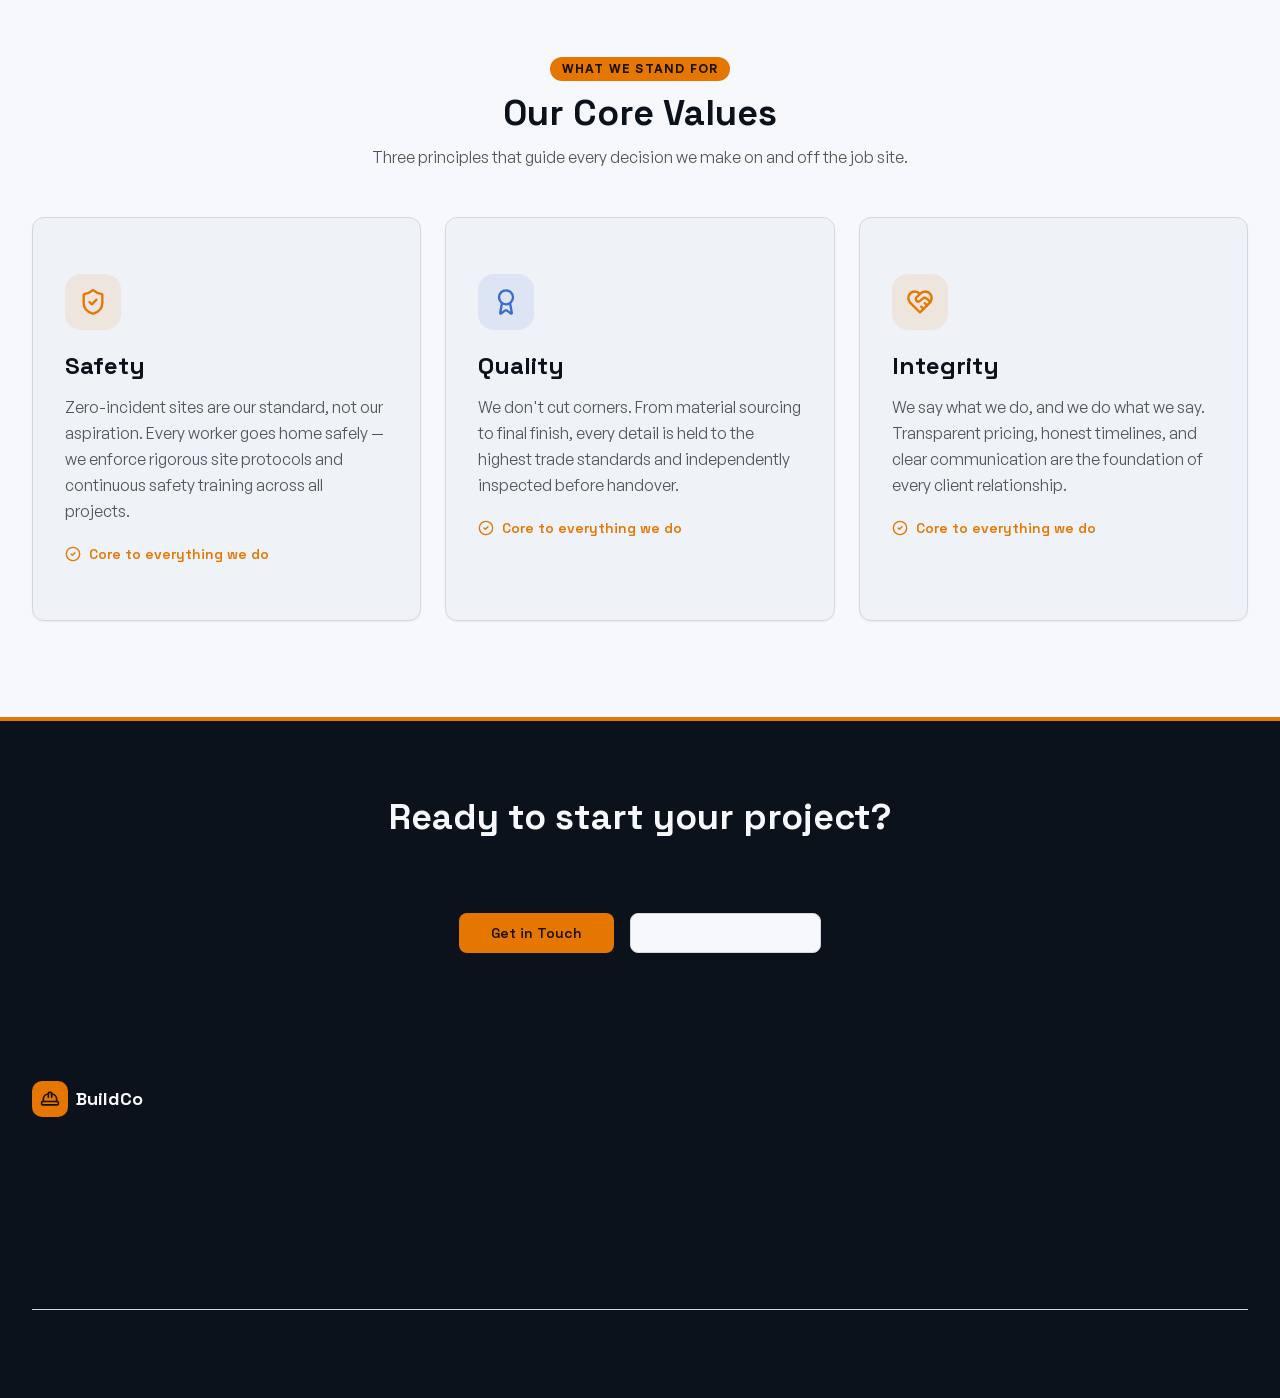
<file: approach.html>
<!DOCTYPE html>
<html lang="en" data-arp="" style="margin:0!important;padding:0!important;overflow-x:hidden!important;">
<head>
    <meta charset="UTF-8">
    <meta name="viewport" content="width=device-width, initial-scale=1.0">
    <title>Construction Portfolio — Built with Caffeine</title>
    <meta name="description" content="Modern construction firm portfolio website built on the Internet Computer.">
    <meta property="og:title" content="Construction Portfolio">
    <meta property="og:description" content="Modern construction firm portfolio website built on the Internet Computer.">
    <meta property="og:type" content="website">
    <meta name="twitter:card" content="summary_large_image">
    <link rel="stylesheet" href="https://unpkg.com/aos@next/dist/aos.css" />
    <link rel="stylesheet" href="style.css">
    <style>
        html, body, #root, #app, [id="__next"] { margin: 0 !important; padding: 0 !important; border: none !important; outline: none !important; overflow-x: hidden !important; width: 100% !important; }
        [class*="readdy-badge"], [id*="readdy-badge"], .made-with-readii, [class*="watermark"] { display: none !important; visibility: hidden !important; opacity: 0 !important; }
        svg { width: 1.2em; height: 1.2em; vertical-align: middle; fill: none; stroke: currentColor; stroke-width: 2; }
    </style>
</head>
<body cz-shortcut-listen="true" style="margin-top: 0px; padding-top: 0px;" style="margin:0!important;padding:0!important;padding-top:0!important;margin-top:0!important;display:block!important;">
    <div id="root" style="margin-top: 0px; padding-top: 0px;"><div class="flex min-h-screen flex-col bg-background"><header class="sticky top-0 z-50 bg-card border-b border-border shadow-subtle"><div class="mx-auto max-w-7xl px-4 sm:px-6 lg:px-8"><div class="flex h-16 items-center justify-between"><a data-ocid="nav.logo_link" href="index.html" class="flex items-center gap-2 min-w-0 transition-smooth hover:opacity-80"><div class="flex h-9 w-9 items-center justify-center rounded-lg bg-foreground"><svg xmlns="http://www.w3.org/2000/svg" width="24" height="24" viewBox="0 0 24 24" fill="none" stroke="currentColor" stroke-width="2" stroke-linecap="round" stroke-linejoin="round" class="lucide lucide-hard-hat h-5 w-5 text-accent" aria-hidden="true" style="display: inline-block; vertical-align: middle;"><path d="M10 10V5a1 1 0 0 1 1-1h2a1 1 0 0 1 1 1v5"></path><path d="M14 6a6 6 0 0 1 6 6v3"></path><path d="M4 15v-3a6 6 0 0 1 6-6"></path><rect x="2" y="15" width="20" height="4" rx="1"></rect></svg></div><span class="font-display text-lg font-bold text-foreground truncate">BuildCo</span></a><nav class="hidden md:flex items-center gap-1" aria-label="Main navigation"><a data-ocid="nav.home_link" href="index.html" class="relative px-3 py-2 text-sm font-medium transition-smooth rounded-md text-muted-foreground hover:text-foreground hover:bg-muted">Home</a><a data-ocid="nav.our_approach_link" class="relative px-3 py-2 text-sm font-medium transition-smooth rounded-md text-primary active" href="approach.html" data-status="active" aria-current="page">Our Approach<span class="absolute bottom-0 left-3 right-3 h-0.5 rounded-full bg-accent"></span></a><a data-ocid="nav.our_sectors_link" href="sectors.html" class="relative px-3 py-2 text-sm font-medium transition-smooth rounded-md text-muted-foreground hover:text-foreground hover:bg-muted">Our Sectors</a><a data-ocid="nav.our_projects_link" href="projects.html" class="relative px-3 py-2 text-sm font-medium transition-smooth rounded-md text-muted-foreground hover:text-foreground hover:bg-muted">Our Projects</a><a data-ocid="nav.contact_us_link" href="contact.html" class="relative px-3 py-2 text-sm font-medium transition-smooth rounded-md text-muted-foreground hover:text-foreground hover:bg-muted">Contact Us</a></nav><div class="hidden md:flex items-center gap-2"><button data-slot="button" class="inline-flex items-center justify-center whitespace-nowrap text-sm font-medium transition-all disabled:pointer-events-none disabled:opacity-50 [&amp;_svg]:pointer-events-none [&amp;_svg:not([class*='size-'])]:size-4 shrink-0 [&amp;_svg]:shrink-0 outline-none focus-visible:border-ring focus-visible:ring-ring/50 focus-visible:ring-[3px] aria-invalid:ring-destructive/20 dark:aria-invalid:ring-destructive/40 aria-invalid:border-destructive shadow-xs h-8 rounded-md gap-1.5 px-3 has-[&gt;svg]:px-2.5 bg-accent text-accent-foreground hover:bg-accent/90" data-ocid="nav.login_button">Sign in</button></div><button type="button" class="md:hidden flex items-center justify-center rounded-md p-2 text-muted-foreground hover:text-foreground hover:bg-muted transition-smooth" aria-expanded="false" aria-label="Toggle menu" data-ocid="nav.mobile_menu_toggle"><svg xmlns="http://www.w3.org/2000/svg" width="24" height="24" viewBox="0 0 24 24" fill="none" stroke="currentColor" stroke-width="2" stroke-linecap="round" stroke-linejoin="round" class="lucide lucide-menu h-5 w-5" aria-hidden="true" style="display: inline-block; vertical-align: middle;"><path d="M4 12h16"></path><path d="M4 18h16"></path><path d="M4 6h16"></path></svg></button></div></div></header><main class="flex-1"><section class="relative overflow-hidden bg-foreground py-20 md:py-28" data-ocid="page_hero.section"><div class="pointer-events-none absolute inset-0 opacity-[0.04]" style="background-image: linear-gradient(to right, white 1px, transparent 1px), linear-gradient(white 1px, transparent 1px); background-size: 48px 48px;"></div><div class="absolute left-0 top-0 h-1 w-full bg-accent"></div><div class="relative mx-auto max-w-7xl px-4 sm:px-6 lg:px-8"><div class="mb-4" style="opacity: 1; transform: none;"><span class="inline-block rounded-full bg-accent px-3 py-1 text-xs font-semibold uppercase tracking-widest text-accent-foreground">Our Methodology</span></div><h1 class="font-display text-4xl font-bold leading-tight text-background md:text-5xl lg:text-6xl" style="opacity: 1; transform: none;">Our Approach</h1><p class="mt-4 max-w-2xl text-lg text-background/70 font-body" style="opacity: 1; transform: none;">Built on process, driven by purpose — how we turn your vision into a finished structure you can be proud of.</p></div></section><section class="bg-background py-16 md:py-20" data-ocid="approach.intro.section"><div class="mx-auto max-w-4xl px-4 sm:px-6 lg:px-8 text-center"><div style="opacity: 1; transform: none;"><h2 class="font-display text-3xl font-bold text-foreground md:text-4xl">Precision from day one</h2><p class="mt-4 text-lg text-muted-foreground font-body leading-relaxed">At Buildstone Construction, we believe great construction starts with great relationships. Our approach combines decades of hands-on experience with modern techniques and a commitment to transparent communication. From the first site survey to the final handover, we keep clients informed at every stage. We source quality materials, employ skilled tradespeople, and hold ourselves to the highest safety standards — because the structures we build are meant to last generations.</p></div></div></section><section class="bg-muted/30 py-16 md:py-24" data-ocid="approach.process.section"><div class="mx-auto max-w-7xl px-4 sm:px-6 lg:px-8"><div class="mb-12 text-center" style="opacity: 1; transform: none;"><span class="inline-block mb-3 rounded-full bg-accent px-3 py-1 text-xs font-semibold uppercase tracking-widest text-accent-foreground">How We Work</span><h2 class="font-display text-3xl font-bold text-foreground md:text-4xl">Our 4-Step Process</h2><p class="mt-3 max-w-2xl mx-auto text-muted-foreground font-body">A repeatable, proven workflow that keeps projects on track from brief to handover.</p></div><div class="relative"><div class="absolute top-[4.5rem] left-0 right-0 hidden lg:block h-px bg-border" aria-hidden="true"></div><div class="grid grid-cols-1 gap-6 sm:grid-cols-2 lg:grid-cols-4"><div class="relative" data-ocid="approach.process_step.1" style="opacity: 1; transform: none;"><div data-slot="card" class="text-card-foreground flex flex-col gap-6 rounded-xl py-6 shadow-sm h-full border border-border bg-card hover:shadow-elevated transition-smooth"><div data-slot="card-content" class="p-6"><div class="mb-5 flex items-center gap-3"><span class="font-display text-5xl font-bold leading-none text-border">01</span></div><div class="mb-4 flex h-12 w-12 items-center justify-center rounded-xl bg-foreground"><svg xmlns="http://www.w3.org/2000/svg" width="24" height="24" viewBox="0 0 24 24" fill="none" stroke="currentColor" stroke-width="2" stroke-linecap="round" stroke-linejoin="round" class="lucide lucide-message-square h-6 w-6 text-accent" aria-hidden="true" style="display: inline-block; vertical-align: middle;"><path d="M21 15a2 2 0 0 1-2 2H7l-4 4V5a2 2 0 0 1 2-2h14a2 2 0 0 1 2 2z"></path></svg></div><h3 class="font-display text-xl font-bold text-foreground mb-2">Consult</h3><p class="text-sm text-muted-foreground font-body leading-relaxed">We start by understanding your vision, site requirements, budget, and timeline through in-depth discovery sessions with your team.</p></div></div></div><div class="relative" data-ocid="approach.process_step.2" style="opacity: 1; transform: none;"><div data-slot="card" class="text-card-foreground flex flex-col gap-6 rounded-xl py-6 shadow-sm h-full border border-border bg-card hover:shadow-elevated transition-smooth"><div data-slot="card-content" class="p-6"><div class="mb-5 flex items-center gap-3"><span class="font-display text-5xl font-bold leading-none text-border">02</span></div><div class="mb-4 flex h-12 w-12 items-center justify-center rounded-xl bg-foreground"><svg xmlns="http://www.w3.org/2000/svg" width="24" height="24" viewBox="0 0 24 24" fill="none" stroke="currentColor" stroke-width="2" stroke-linecap="round" stroke-linejoin="round" class="lucide lucide-clipboard-list h-6 w-6 text-accent" aria-hidden="true" style="display: inline-block; vertical-align: middle;"><rect width="8" height="4" x="8" y="2" rx="1" ry="1"></rect><path d="M16 4h2a2 2 0 0 1 2 2v14a2 2 0 0 1-2 2H6a2 2 0 0 1-2-2V6a2 2 0 0 1 2-2h2"></path><path d="M12 11h4"></path><path d="M12 16h4"></path><path d="M8 11h.01"></path><path d="M8 16h.01"></path></svg></div><h3 class="font-display text-xl font-bold text-foreground mb-2">Plan</h3><p class="text-sm text-muted-foreground font-body leading-relaxed">Our engineers and project managers develop a comprehensive execution roadmap — schedules, procurement lists, risk assessments, and milestones.</p></div></div></div><div class="relative" data-ocid="approach.process_step.3" style="opacity: 1; transform: none;"><div data-slot="card" class="text-card-foreground flex flex-col gap-6 rounded-xl py-6 shadow-sm h-full border border-border bg-card hover:shadow-elevated transition-smooth"><div data-slot="card-content" class="p-6"><div class="mb-5 flex items-center gap-3"><span class="font-display text-5xl font-bold leading-none text-border">03</span></div><div class="mb-4 flex h-12 w-12 items-center justify-center rounded-xl bg-foreground"><svg xmlns="http://www.w3.org/2000/svg" width="24" height="24" viewBox="0 0 24 24" fill="none" stroke="currentColor" stroke-width="2" stroke-linecap="round" stroke-linejoin="round" class="lucide lucide-hard-hat h-6 w-6 text-accent" aria-hidden="true" style="display: inline-block; vertical-align: middle;"><path d="M10 10V5a1 1 0 0 1 1-1h2a1 1 0 0 1 1 1v5"></path><path d="M14 6a6 6 0 0 1 6 6v3"></path><path d="M4 15v-3a6 6 0 0 1 6-6"></path><rect x="2" y="15" width="20" height="4" rx="1"></rect></svg></div><h3 class="font-display text-xl font-bold text-foreground mb-2">Build</h3><p class="text-sm text-muted-foreground font-body leading-relaxed">Skilled tradespeople bring the plans to life. Every phase is monitored for quality, safety compliance, and on-schedule delivery.</p></div></div></div><div class="relative" data-ocid="approach.process_step.4" style="opacity: 1; transform: none;"><div data-slot="card" class="text-card-foreground flex flex-col gap-6 rounded-xl py-6 shadow-sm h-full border border-border bg-card hover:shadow-elevated transition-smooth"><div data-slot="card-content" class="p-6"><div class="mb-5 flex items-center gap-3"><span class="font-display text-5xl font-bold leading-none text-border">04</span></div><div class="mb-4 flex h-12 w-12 items-center justify-center rounded-xl bg-foreground"><svg xmlns="http://www.w3.org/2000/svg" width="24" height="24" viewBox="0 0 24 24" fill="none" stroke="currentColor" stroke-width="2" stroke-linecap="round" stroke-linejoin="round" class="lucide lucide-truck h-6 w-6 text-accent" aria-hidden="true" style="display: inline-block; vertical-align: middle;"><path d="M14 18V6a2 2 0 0 0-2-2H4a2 2 0 0 0-2 2v11a1 1 0 0 0 1 1h2"></path><path d="M15 18H9"></path><path d="M19 18h2a1 1 0 0 0 1-1v-3.65a1 1 0 0 0-.22-.624l-3.48-4.35A1 1 0 0 0 17.52 8H14"></path><circle cx="17" cy="18" r="2"></circle><circle cx="7" cy="18" r="2"></circle></svg></div><h3 class="font-display text-xl font-bold text-foreground mb-2">Deliver</h3><p class="text-sm text-muted-foreground font-body leading-relaxed">We hand over a complete, fully inspected structure — with documentation, warranties, and continued support for a seamless handover.</p></div></div></div></div></div></div></section><section class="bg-background py-16 md:py-24" data-ocid="approach.values.section"><div class="mx-auto max-w-7xl px-4 sm:px-6 lg:px-8"><div class="mb-12 text-center" style="opacity: 1; transform: none;"><span class="inline-block mb-3 rounded-full bg-accent px-3 py-1 text-xs font-semibold uppercase tracking-widest text-accent-foreground">What We Stand For</span><h2 class="font-display text-3xl font-bold text-foreground md:text-4xl">Our Core Values</h2><p class="mt-3 max-w-2xl mx-auto text-muted-foreground font-body">Three principles that guide every decision we make on and off the job site.</p></div><div class="grid grid-cols-1 gap-6 md:grid-cols-3"><div data-ocid="approach.value.safety" style="opacity: 1; transform: none;"><div data-slot="card" class="text-card-foreground flex flex-col gap-6 rounded-xl py-6 shadow-sm h-full border border-border bg-card hover:shadow-elevated transition-smooth"><div data-slot="card-content" class="p-8"><div class="mb-5 flex h-14 w-14 items-center justify-center rounded-2xl bg-accent/10 text-accent"><svg xmlns="http://www.w3.org/2000/svg" width="24" height="24" viewBox="0 0 24 24" fill="none" stroke="currentColor" stroke-width="2" stroke-linecap="round" stroke-linejoin="round" class="lucide lucide-shield-check h-7 w-7" aria-hidden="true" style="display: inline-block; vertical-align: middle;"><path d="M20 13c0 5-3.5 7.5-7.66 8.95a1 1 0 0 1-.67-.01C7.5 20.5 4 18 4 13V6a1 1 0 0 1 1-1c2 0 4.5-1.2 6.24-2.72a1.17 1.17 0 0 1 1.52 0C14.51 3.81 17 5 19 5a1 1 0 0 1 1 1z"></path><path d="m9 12 2 2 4-4"></path></svg></div><h3 class="font-display text-2xl font-bold text-foreground mb-3">Safety</h3><p class="text-base text-muted-foreground font-body leading-relaxed">Zero-incident sites are our standard, not our aspiration. Every worker goes home safely — we enforce rigorous site protocols and continuous safety training across all projects.</p><div class="mt-5 flex items-center gap-2 text-accent"><svg xmlns="http://www.w3.org/2000/svg" width="24" height="24" viewBox="0 0 24 24" fill="none" stroke="currentColor" stroke-width="2" stroke-linecap="round" stroke-linejoin="round" class="lucide lucide-circle-check h-4 w-4 flex-shrink-0" aria-hidden="true" style="display: inline-block; vertical-align: middle;"><circle cx="12" cy="12" r="10"></circle><path d="m9 12 2 2 4-4"></path></svg><span class="text-sm font-semibold font-display">Core to everything we do</span></div></div></div></div><div data-ocid="approach.value.quality" style="opacity: 1; transform: none;"><div data-slot="card" class="text-card-foreground flex flex-col gap-6 rounded-xl py-6 shadow-sm h-full border border-border bg-card hover:shadow-elevated transition-smooth"><div data-slot="card-content" class="p-8"><div class="mb-5 flex h-14 w-14 items-center justify-center rounded-2xl bg-primary/10 text-primary"><svg xmlns="http://www.w3.org/2000/svg" width="24" height="24" viewBox="0 0 24 24" fill="none" stroke="currentColor" stroke-width="2" stroke-linecap="round" stroke-linejoin="round" class="lucide lucide-award h-7 w-7" aria-hidden="true" style="display: inline-block; vertical-align: middle;"><path d="m15.477 12.89 1.515 8.526a.5.5 0 0 1-.81.47l-3.58-2.687a1 1 0 0 0-1.197 0l-3.586 2.686a.5.5 0 0 1-.81-.469l1.514-8.526"></path><circle cx="12" cy="8" r="6"></circle></svg></div><h3 class="font-display text-2xl font-bold text-foreground mb-3">Quality</h3><p class="text-base text-muted-foreground font-body leading-relaxed">We don't cut corners. From material sourcing to final finish, every detail is held to the highest trade standards and independently inspected before handover.</p><div class="mt-5 flex items-center gap-2 text-accent"><svg xmlns="http://www.w3.org/2000/svg" width="24" height="24" viewBox="0 0 24 24" fill="none" stroke="currentColor" stroke-width="2" stroke-linecap="round" stroke-linejoin="round" class="lucide lucide-circle-check h-4 w-4 flex-shrink-0" aria-hidden="true" style="display: inline-block; vertical-align: middle;"><circle cx="12" cy="12" r="10"></circle><path d="m9 12 2 2 4-4"></path></svg><span class="text-sm font-semibold font-display">Core to everything we do</span></div></div></div></div><div data-ocid="approach.value.integrity" style="opacity: 1; transform: none;"><div data-slot="card" class="text-card-foreground flex flex-col gap-6 rounded-xl py-6 shadow-sm h-full border border-border bg-card hover:shadow-elevated transition-smooth"><div data-slot="card-content" class="p-8"><div class="mb-5 flex h-14 w-14 items-center justify-center rounded-2xl bg-accent/10 text-accent"><svg xmlns="http://www.w3.org/2000/svg" width="24" height="24" viewBox="0 0 24 24" fill="none" stroke="currentColor" stroke-width="2" stroke-linecap="round" stroke-linejoin="round" class="lucide lucide-heart-handshake h-7 w-7" aria-hidden="true" style="display: inline-block; vertical-align: middle;"><path d="M19 14c1.49-1.46 3-3.21 3-5.5A5.5 5.5 0 0 0 16.5 3c-1.76 0-3 .5-4.5 2-1.5-1.5-2.74-2-4.5-2A5.5 5.5 0 0 0 2 8.5c0 2.3 1.5 4.05 3 5.5l7 7Z"></path><path d="M12 5 9.04 7.96a2.17 2.17 0 0 0 0 3.08c.82.82 2.13.85 3 .07l2.07-1.9a2.82 2.82 0 0 1 3.79 0l2.96 2.66"></path><path d="m18 15-2-2"></path><path d="m15 18-2-2"></path></svg></div><h3 class="font-display text-2xl font-bold text-foreground mb-3">Integrity</h3><p class="text-base text-muted-foreground font-body leading-relaxed">We say what we do, and we do what we say. Transparent pricing, honest timelines, and clear communication are the foundation of every client relationship.</p><div class="mt-5 flex items-center gap-2 text-accent"><svg xmlns="http://www.w3.org/2000/svg" width="24" height="24" viewBox="0 0 24 24" fill="none" stroke="currentColor" stroke-width="2" stroke-linecap="round" stroke-linejoin="round" class="lucide lucide-circle-check h-4 w-4 flex-shrink-0" aria-hidden="true" style="display: inline-block; vertical-align: middle;"><circle cx="12" cy="12" r="10"></circle><path d="m9 12 2 2 4-4"></path></svg><span class="text-sm font-semibold font-display">Core to everything we do</span></div></div></div></div></div></div></section><section class="bg-foreground py-16 md:py-20 relative" data-ocid="approach.cta.section"><div class="absolute top-0 left-0 right-0 h-1 bg-accent"></div><div class="mx-auto max-w-4xl px-4 sm:px-6 lg:px-8 text-center"><div style="opacity: 1; transform: none;"><h2 class="font-display text-3xl font-bold text-background md:text-4xl">Ready to start your project?</h2><p class="mt-4 text-lg text-background/60 font-body">Let's talk about your vision. Our team is ready to guide you through every step of the process.</p><div class="mt-8 flex flex-col sm:flex-row items-center justify-center gap-4"><a href="contact.html"><button data-slot="button" class="inline-flex items-center justify-center gap-2 whitespace-nowrap text-sm transition-all disabled:pointer-events-none disabled:opacity-50 [&amp;_svg]:pointer-events-none [&amp;_svg:not([class*='size-'])]:size-4 shrink-0 [&amp;_svg]:shrink-0 outline-none focus-visible:border-ring focus-visible:ring-ring/50 focus-visible:ring-[3px] aria-invalid:ring-destructive/20 dark:aria-invalid:ring-destructive/40 aria-invalid:border-destructive shadow-xs h-10 rounded-md has-[&gt;svg]:px-4 bg-accent text-accent-foreground hover:bg-accent/90 font-display font-semibold px-8 transition-smooth" data-ocid="approach.cta.contact_button">Get in Touch</button></a><a href="projects.html"><button data-slot="button" class="inline-flex items-center justify-center gap-2 whitespace-nowrap text-sm transition-all disabled:pointer-events-none disabled:opacity-50 [&amp;_svg]:pointer-events-none [&amp;_svg:not([class*='size-'])]:size-4 shrink-0 [&amp;_svg]:shrink-0 outline-none focus-visible:border-ring focus-visible:ring-ring/50 focus-visible:ring-[3px] aria-invalid:ring-destructive/20 dark:aria-invalid:ring-destructive/40 aria-invalid:border-destructive border bg-background shadow-xs hover:text-accent-foreground dark:bg-input/30 dark:border-input dark:hover:bg-input/50 h-10 rounded-md has-[&gt;svg]:px-4 border-background/20 text-background hover:bg-background/10 font-display font-semibold px-8 transition-smooth" data-ocid="approach.cta.projects_button">View Our Projects</button></a></div></div></div></section></main><footer class="bg-foreground text-background/80" data-ocid="footer.section"><div class="mx-auto max-w-7xl px-4 sm:px-6 lg:px-8 py-12"><div class="grid grid-cols-1 gap-8 md:grid-cols-3"><div><div class="flex items-center gap-2 mb-4"><div class="flex h-9 w-9 items-center justify-center rounded-lg bg-accent"><svg xmlns="http://www.w3.org/2000/svg" width="24" height="24" viewBox="0 0 24 24" fill="none" stroke="currentColor" stroke-width="2" stroke-linecap="round" stroke-linejoin="round" class="lucide lucide-hard-hat h-5 w-5 text-accent-foreground" aria-hidden="true" style="display: inline-block; vertical-align: middle;"><path d="M10 10V5a1 1 0 0 1 1-1h2a1 1 0 0 1 1 1v5"></path><path d="M14 6a6 6 0 0 1 6 6v3"></path><path d="M4 15v-3a6 6 0 0 1 6-6"></path><rect x="2" y="15" width="20" height="4" rx="1"></rect></svg></div><span class="font-display text-lg font-bold text-background">BuildCo</span></div><p class="text-sm font-body text-background/60 leading-relaxed">Delivering excellence in commercial, residential, and infrastructure construction since 1998.</p></div><div><h3 class="font-display text-sm font-semibold uppercase tracking-wider text-background/50 mb-4">Navigation</h3><ul class="space-y-2"><li><a data-ocid="footer.home_link" href="index.html" class="text-sm text-background/70 hover:text-background transition-smooth">Home</a></li><li><a data-ocid="footer.our_approach_link" class="text-sm text-background/70 hover:text-background transition-smooth active" href="approach.html" data-status="active" aria-current="page">Our Approach</a></li><li><a data-ocid="footer.our_sectors_link" href="sectors.html" class="text-sm text-background/70 hover:text-background transition-smooth">Our Sectors</a></li><li><a data-ocid="footer.our_projects_link" href="projects.html" class="text-sm text-background/70 hover:text-background transition-smooth">Our Projects</a></li><li><a data-ocid="footer.contact_us_link" href="contact.html" class="text-sm text-background/70 hover:text-background transition-smooth">Contact Us</a></li></ul></div><div><h3 class="font-display text-sm font-semibold uppercase tracking-wider text-background/50 mb-4">Contact</h3><ul class="space-y-2 text-sm text-background/70 font-body"><li>123 Construction Ave, Suite 400</li><li>New York, NY 10001</li><li class="pt-1"><a href="tel:+12125550100" class="hover:text-background transition-smooth">+1 (212) 555-0100</a></li><li><a href="mailto:info@buildco.com" class="hover:text-background transition-smooth">info@buildco.com</a></li></ul></div></div><div class="mt-10 border-t border-background/10 pt-6 flex flex-col sm:flex-row items-center justify-between gap-2 text-xs text-background/40"><p>© 2026 BuildCo Construction. All rights reserved.</p><p>Built with love using <a href="https://caffeine.ai?utm_source=caffeine-footer&amp;utm_medium=referral&amp;utm_content=estimated-brown-qzo-draft.caffeine.xyz" target="_blank" rel="noopener noreferrer" class="underline underline-offset-2 hover:text-background/70 transition-smooth">caffeine.ai</a></p></div></div></footer></div></div>
  

<div id="give-freely-root-mbnbehikldjhnfehhnaidhjhoofhpehk" class="give-freely-root" data-extension-id="mbnbehikldjhnfehhnaidhjhoofhpehk" data-extension-name="CSS Peeper" style="display: block;"></div>
    <script src="https://unpkg.com/aos@next/dist/aos.js"></script>
    <script src="js/script_27g640.js"></script>
    <script src="js/script_iibcci.js"></script>
    
    <script>
        window.onload = () => {
            if(window.AOS) AOS.init({ duration: 1000, once: true });
        };
    </script>
</body>
</html>
</file>
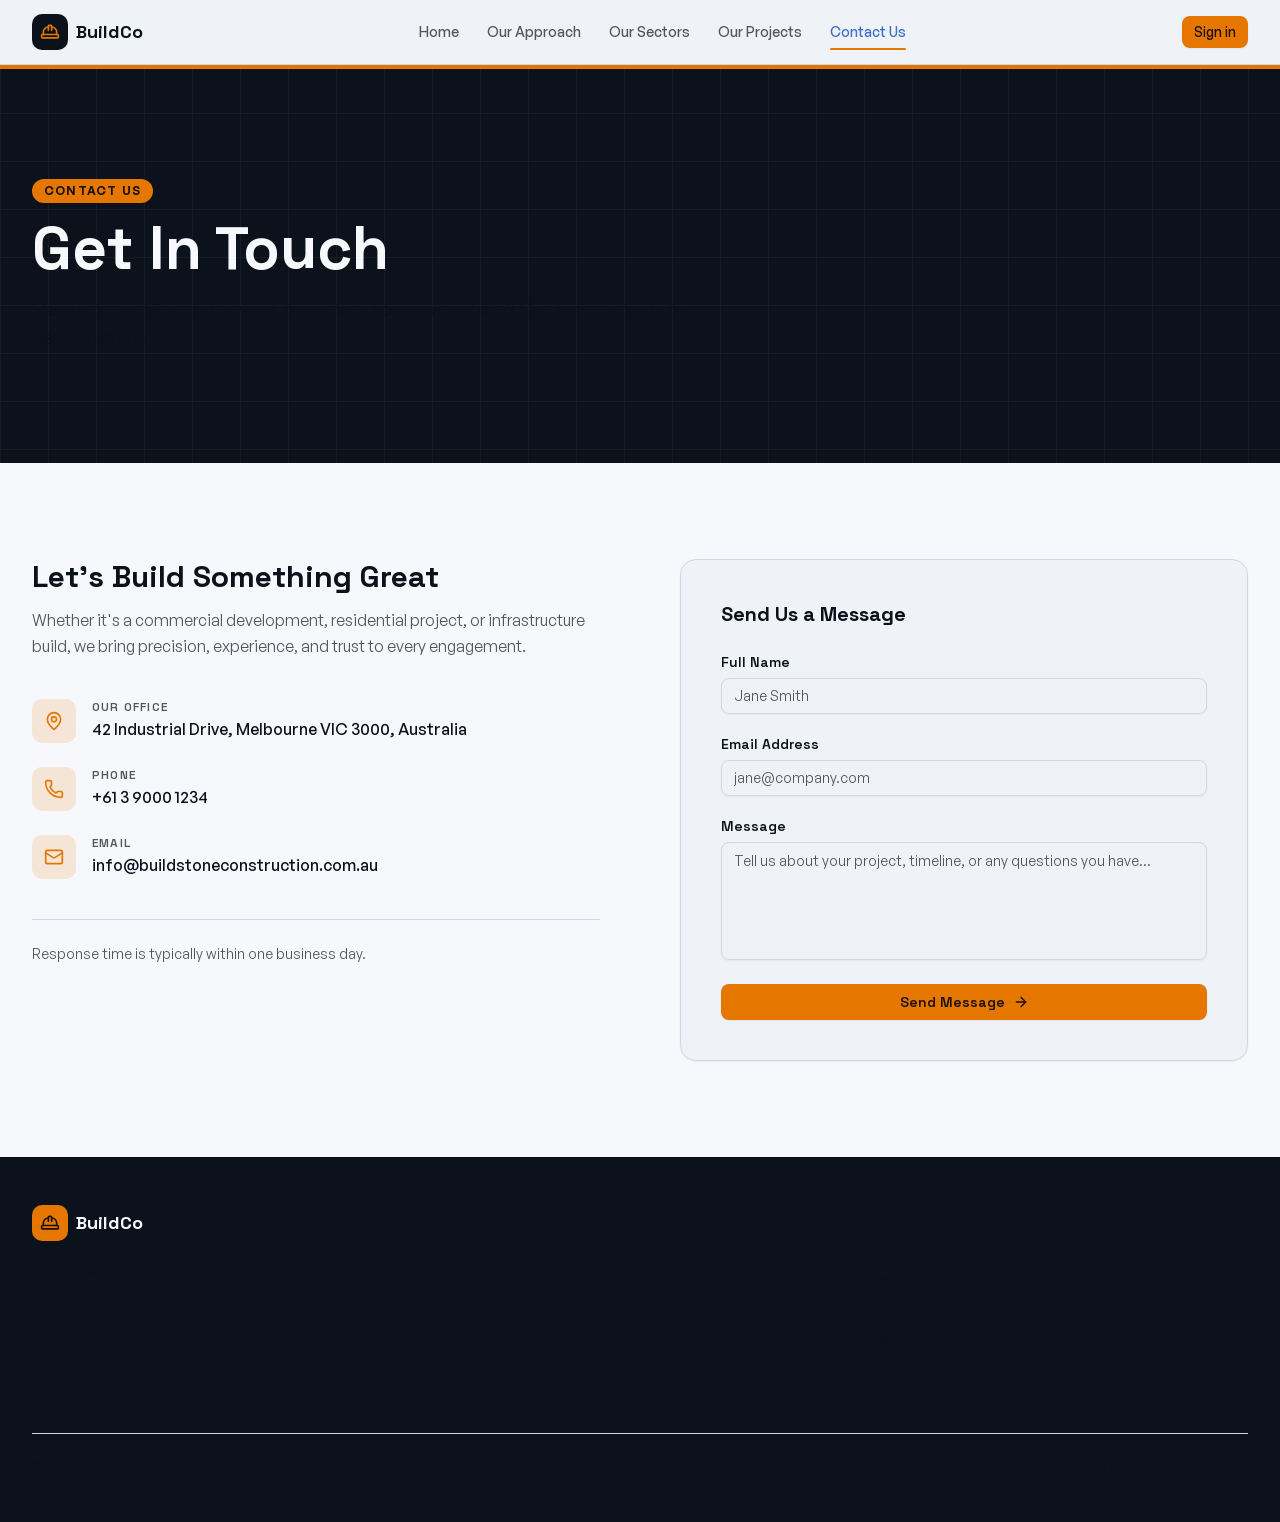
<file: contact.html>
<!DOCTYPE html>
<html lang="en" data-arp="" style="margin:0!important;padding:0!important;overflow-x:hidden!important;">
<head>
    <meta charset="UTF-8">
    <meta name="viewport" content="width=device-width, initial-scale=1.0">
    <title>Construction Portfolio — Built with Caffeine</title>
    <meta name="description" content="Modern construction firm portfolio website built on the Internet Computer.">
    <meta property="og:title" content="Construction Portfolio">
    <meta property="og:description" content="Modern construction firm portfolio website built on the Internet Computer.">
    <meta property="og:type" content="website">
    <meta name="twitter:card" content="summary_large_image">
    <link rel="stylesheet" href="https://unpkg.com/aos@next/dist/aos.css" />
    <link rel="stylesheet" href="style.css">
    <style>
        html, body, #root, #app, [id="__next"] { margin: 0 !important; padding: 0 !important; border: none !important; outline: none !important; overflow-x: hidden !important; width: 100% !important; }
        [class*="readdy-badge"], [id*="readdy-badge"], .made-with-readii, [class*="watermark"] { display: none !important; visibility: hidden !important; opacity: 0 !important; }
        svg { width: 1.2em; height: 1.2em; vertical-align: middle; fill: none; stroke: currentColor; stroke-width: 2; }
    </style>
</head>
<body cz-shortcut-listen="true" style="margin-top: 0px; padding-top: 0px;" style="margin:0!important;padding:0!important;padding-top:0!important;margin-top:0!important;display:block!important;">
    <div id="root" style="margin-top: 0px; padding-top: 0px;"><div class="flex min-h-screen flex-col bg-background"><header class="sticky top-0 z-50 bg-card border-b border-border shadow-subtle"><div class="mx-auto max-w-7xl px-4 sm:px-6 lg:px-8"><div class="flex h-16 items-center justify-between"><a data-ocid="nav.logo_link" href="index.html" class="flex items-center gap-2 min-w-0 transition-smooth hover:opacity-80"><div class="flex h-9 w-9 items-center justify-center rounded-lg bg-foreground"><svg xmlns="http://www.w3.org/2000/svg" width="24" height="24" viewBox="0 0 24 24" fill="none" stroke="currentColor" stroke-width="2" stroke-linecap="round" stroke-linejoin="round" class="lucide lucide-hard-hat h-5 w-5 text-accent" aria-hidden="true" style="display: inline-block; vertical-align: middle;"><path d="M10 10V5a1 1 0 0 1 1-1h2a1 1 0 0 1 1 1v5"></path><path d="M14 6a6 6 0 0 1 6 6v3"></path><path d="M4 15v-3a6 6 0 0 1 6-6"></path><rect x="2" y="15" width="20" height="4" rx="1"></rect></svg></div><span class="font-display text-lg font-bold text-foreground truncate">BuildCo</span></a><nav class="hidden md:flex items-center gap-1" aria-label="Main navigation"><a data-ocid="nav.home_link" href="index.html" class="relative px-3 py-2 text-sm font-medium transition-smooth rounded-md text-muted-foreground hover:text-foreground hover:bg-muted">Home</a><a data-ocid="nav.our_approach_link" href="approach.html" class="relative px-3 py-2 text-sm font-medium transition-smooth rounded-md text-muted-foreground hover:text-foreground hover:bg-muted">Our Approach</a><a data-ocid="nav.our_sectors_link" href="sectors.html" class="relative px-3 py-2 text-sm font-medium transition-smooth rounded-md text-muted-foreground hover:text-foreground hover:bg-muted">Our Sectors</a><a data-ocid="nav.our_projects_link" href="projects.html" class="relative px-3 py-2 text-sm font-medium transition-smooth rounded-md text-muted-foreground hover:text-foreground hover:bg-muted">Our Projects</a><a data-ocid="nav.contact_us_link" class="relative px-3 py-2 text-sm font-medium transition-smooth rounded-md text-primary active" href="contact.html" data-status="active" aria-current="page">Contact Us<span class="absolute bottom-0 left-3 right-3 h-0.5 rounded-full bg-accent"></span></a></nav><div class="hidden md:flex items-center gap-2"><button data-slot="button" class="inline-flex items-center justify-center whitespace-nowrap text-sm font-medium transition-all disabled:pointer-events-none disabled:opacity-50 [&amp;_svg]:pointer-events-none [&amp;_svg:not([class*='size-'])]:size-4 shrink-0 [&amp;_svg]:shrink-0 outline-none focus-visible:border-ring focus-visible:ring-ring/50 focus-visible:ring-[3px] aria-invalid:ring-destructive/20 dark:aria-invalid:ring-destructive/40 aria-invalid:border-destructive shadow-xs h-8 rounded-md gap-1.5 px-3 has-[&gt;svg]:px-2.5 bg-accent text-accent-foreground hover:bg-accent/90" data-ocid="nav.login_button">Sign in</button></div><button type="button" class="md:hidden flex items-center justify-center rounded-md p-2 text-muted-foreground hover:text-foreground hover:bg-muted transition-smooth" aria-expanded="false" aria-label="Toggle menu" data-ocid="nav.mobile_menu_toggle"><svg xmlns="http://www.w3.org/2000/svg" width="24" height="24" viewBox="0 0 24 24" fill="none" stroke="currentColor" stroke-width="2" stroke-linecap="round" stroke-linejoin="round" class="lucide lucide-menu h-5 w-5" aria-hidden="true" style="display: inline-block; vertical-align: middle;"><path d="M4 12h16"></path><path d="M4 18h16"></path><path d="M4 6h16"></path></svg></button></div></div></header><main class="flex-1"><section class="relative overflow-hidden bg-foreground py-20 md:py-28" data-ocid="page_hero.section"><div class="pointer-events-none absolute inset-0 opacity-[0.04]" style="background-image: linear-gradient(to right, white 1px, transparent 1px), linear-gradient(white 1px, transparent 1px); background-size: 48px 48px;"></div><div class="absolute left-0 top-0 h-1 w-full bg-accent"></div><div class="relative mx-auto max-w-7xl px-4 sm:px-6 lg:px-8"><div class="mb-4" style="opacity: 1; transform: none;"><span class="inline-block rounded-full bg-accent px-3 py-1 text-xs font-semibold uppercase tracking-widest text-accent-foreground">Contact Us</span></div><h1 class="font-display text-4xl font-bold leading-tight text-background md:text-5xl lg:text-6xl" style="opacity: 1; transform: none;">Get In Touch</h1><p class="mt-4 max-w-2xl text-lg text-background/70 font-body" style="opacity: 1; transform: none;">Have a project in mind or want to explore how we can help? Our team is ready to hear from you.</p></div></section><section class="bg-background py-16 md:py-24" data-ocid="contact.section"><div class="mx-auto max-w-7xl px-4 sm:px-6 lg:px-8"><div class="grid gap-12 lg:grid-cols-2 lg:gap-20"><div class="flex flex-col gap-10" style="opacity: 1; transform: none;"><div><h2 class="font-display text-2xl font-bold text-foreground md:text-3xl">Let's Build Something Great</h2><p class="mt-3 text-muted-foreground font-body leading-relaxed">Whether it's a commercial development, residential project, or infrastructure build, we bring precision, experience, and trust to every engagement.</p></div><ul class="flex flex-col gap-6" data-ocid="contact.info.list"><li class="flex items-start gap-4" data-ocid="contact.info.item.1" style="opacity: 1; transform: none;"><div class="flex h-11 w-11 shrink-0 items-center justify-center rounded-lg bg-accent/15 text-accent"><svg xmlns="http://www.w3.org/2000/svg" width="24" height="24" viewBox="0 0 24 24" fill="none" stroke="currentColor" stroke-width="1.75" stroke-linecap="round" stroke-linejoin="round" class="lucide lucide-map-pin h-5 w-5" aria-hidden="true" style="display: inline-block; vertical-align: middle;"><path d="M20 10c0 4.993-5.539 10.193-7.399 11.799a1 1 0 0 1-1.202 0C9.539 20.193 4 14.993 4 10a8 8 0 0 1 16 0"></path><circle cx="12" cy="10" r="3"></circle></svg></div><div class="min-w-0"><p class="text-xs font-semibold uppercase tracking-widest text-muted-foreground font-display">Our Office</p><p class="mt-0.5 text-base font-medium text-foreground break-words font-body">42 Industrial Drive, Melbourne VIC 3000, Australia</p></div></li><li class="flex items-start gap-4" data-ocid="contact.info.item.2" style="opacity: 1; transform: none;"><div class="flex h-11 w-11 shrink-0 items-center justify-center rounded-lg bg-accent/15 text-accent"><svg xmlns="http://www.w3.org/2000/svg" width="24" height="24" viewBox="0 0 24 24" fill="none" stroke="currentColor" stroke-width="1.75" stroke-linecap="round" stroke-linejoin="round" class="lucide lucide-phone h-5 w-5" aria-hidden="true" style="display: inline-block; vertical-align: middle;"><path d="M13.832 16.568a1 1 0 0 0 1.213-.303l.355-.465A2 2 0 0 1 17 15h3a2 2 0 0 1 2 2v3a2 2 0 0 1-2 2A18 18 0 0 1 2 4a2 2 0 0 1 2-2h3a2 2 0 0 1 2 2v3a2 2 0 0 1-.8 1.6l-.468.351a1 1 0 0 0-.292 1.233 14 14 0 0 0 6.392 6.384"></path></svg></div><div class="min-w-0"><p class="text-xs font-semibold uppercase tracking-widest text-muted-foreground font-display">Phone</p><p class="mt-0.5 text-base font-medium text-foreground break-words font-body">+61 3 9000 1234</p></div></li><li class="flex items-start gap-4" data-ocid="contact.info.item.3" style="opacity: 1; transform: none;"><div class="flex h-11 w-11 shrink-0 items-center justify-center rounded-lg bg-accent/15 text-accent"><svg xmlns="http://www.w3.org/2000/svg" width="24" height="24" viewBox="0 0 24 24" fill="none" stroke="currentColor" stroke-width="1.75" stroke-linecap="round" stroke-linejoin="round" class="lucide lucide-mail h-5 w-5" aria-hidden="true" style="display: inline-block; vertical-align: middle;"><path d="m22 7-8.991 5.727a2 2 0 0 1-2.009 0L2 7"></path><rect x="2" y="4" width="20" height="16" rx="2"></rect></svg></div><div class="min-w-0"><p class="text-xs font-semibold uppercase tracking-widest text-muted-foreground font-display">Email</p><p class="mt-0.5 text-base font-medium text-foreground break-words font-body">info@buildstoneconstruction.com.au</p></div></li></ul><div class="hidden lg:block"><div class="h-px w-full bg-border"></div><p class="mt-6 text-sm text-muted-foreground font-body">Response time is typically within one business day.</p></div></div><div style="opacity: 1; transform: none;"><div class="rounded-2xl border border-border bg-card p-8 shadow-sm md:p-10" data-ocid="contact.form.panel"><form novalidate="" data-ocid="contact.form"><h3 class="font-display text-xl font-bold text-foreground mb-6">Send Us a Message</h3><div class="flex flex-col gap-5"><div class="flex flex-col gap-1.5"><label data-slot="label" class="flex items-center gap-2 select-none group-data-[disabled=true]:pointer-events-none group-data-[disabled=true]:opacity-50 peer-disabled:cursor-not-allowed peer-disabled:opacity-50 font-display text-sm font-semibold" for="contact-name">Full Name</label><input data-slot="input" class="file:text-foreground placeholder:text-muted-foreground selection:bg-primary selection:text-primary-foreground dark:bg-input/30 border-input flex h-9 w-full min-w-0 rounded-md border bg-transparent px-3 py-1 text-base shadow-xs transition-[color,box-shadow] outline-none file:inline-flex file:h-7 file:border-0 file:bg-transparent file:text-sm file:font-medium disabled:pointer-events-none disabled:cursor-not-allowed disabled:opacity-50 md:text-sm focus-visible:border-ring focus-visible:ring-ring/50 focus-visible:ring-[3px] aria-invalid:ring-destructive/20 dark:aria-invalid:ring-destructive/40 aria-invalid:border-destructive" id="contact-name" placeholder="Jane Smith" aria-invalid="false" data-ocid="contact.name.input" type="text" value=""></div><div class="flex flex-col gap-1.5"><label data-slot="label" class="flex items-center gap-2 select-none group-data-[disabled=true]:pointer-events-none group-data-[disabled=true]:opacity-50 peer-disabled:cursor-not-allowed peer-disabled:opacity-50 font-display text-sm font-semibold" for="contact-email">Email Address</label><input data-slot="input" class="file:text-foreground placeholder:text-muted-foreground selection:bg-primary selection:text-primary-foreground dark:bg-input/30 border-input flex h-9 w-full min-w-0 rounded-md border bg-transparent px-3 py-1 text-base shadow-xs transition-[color,box-shadow] outline-none file:inline-flex file:h-7 file:border-0 file:bg-transparent file:text-sm file:font-medium disabled:pointer-events-none disabled:cursor-not-allowed disabled:opacity-50 md:text-sm focus-visible:border-ring focus-visible:ring-ring/50 focus-visible:ring-[3px] aria-invalid:ring-destructive/20 dark:aria-invalid:ring-destructive/40 aria-invalid:border-destructive" id="contact-email" placeholder="jane@company.com" aria-invalid="false" data-ocid="contact.email.input" type="email" value=""></div><div class="flex flex-col gap-1.5"><label data-slot="label" class="flex items-center gap-2 select-none group-data-[disabled=true]:pointer-events-none group-data-[disabled=true]:opacity-50 peer-disabled:cursor-not-allowed peer-disabled:opacity-50 font-display text-sm font-semibold" for="contact-message">Message</label><textarea data-slot="textarea" class="border-input placeholder:text-muted-foreground focus-visible:border-ring focus-visible:ring-ring/50 aria-invalid:ring-destructive/20 dark:aria-invalid:ring-destructive/40 aria-invalid:border-destructive dark:bg-input/30 flex field-sizing-content min-h-16 w-full rounded-md border bg-transparent px-3 py-2 text-base shadow-xs transition-[color,box-shadow] outline-none focus-visible:ring-[3px] disabled:cursor-not-allowed disabled:opacity-50 md:text-sm resize-none" id="contact-message" placeholder="Tell us about your project, timeline, or any questions you have…" rows="5" aria-invalid="false" data-ocid="contact.message.textarea"></textarea></div><button data-slot="button" class="inline-flex items-center justify-center whitespace-nowrap rounded-md text-sm transition-all disabled:pointer-events-none disabled:opacity-50 [&amp;_svg]:pointer-events-none [&amp;_svg:not([class*='size-'])]:size-4 shrink-0 [&amp;_svg]:shrink-0 outline-none focus-visible:border-ring focus-visible:ring-ring/50 focus-visible:ring-[3px] aria-invalid:ring-destructive/20 dark:aria-invalid:ring-destructive/40 aria-invalid:border-destructive shadow-xs h-9 px-4 py-2 has-[&gt;svg]:px-3 mt-1 w-full gap-2 bg-accent text-accent-foreground hover:bg-accent/90 font-display font-semibold" type="submit" data-ocid="contact.submit_button">Send Message<svg xmlns="http://www.w3.org/2000/svg" width="24" height="24" viewBox="0 0 24 24" fill="none" stroke="currentColor" stroke-width="2" stroke-linecap="round" stroke-linejoin="round" class="lucide lucide-arrow-right h-4 w-4" aria-hidden="true" style="display: inline-block; vertical-align: middle;"><path d="M5 12h14"></path><path d="m12 5 7 7-7 7"></path></svg></button></div></form></div></div></div></div></section></main><footer class="bg-foreground text-background/80" data-ocid="footer.section"><div class="mx-auto max-w-7xl px-4 sm:px-6 lg:px-8 py-12"><div class="grid grid-cols-1 gap-8 md:grid-cols-3"><div><div class="flex items-center gap-2 mb-4"><div class="flex h-9 w-9 items-center justify-center rounded-lg bg-accent"><svg xmlns="http://www.w3.org/2000/svg" width="24" height="24" viewBox="0 0 24 24" fill="none" stroke="currentColor" stroke-width="2" stroke-linecap="round" stroke-linejoin="round" class="lucide lucide-hard-hat h-5 w-5 text-accent-foreground" aria-hidden="true" style="display: inline-block; vertical-align: middle;"><path d="M10 10V5a1 1 0 0 1 1-1h2a1 1 0 0 1 1 1v5"></path><path d="M14 6a6 6 0 0 1 6 6v3"></path><path d="M4 15v-3a6 6 0 0 1 6-6"></path><rect x="2" y="15" width="20" height="4" rx="1"></rect></svg></div><span class="font-display text-lg font-bold text-background">BuildCo</span></div><p class="text-sm font-body text-background/60 leading-relaxed">Delivering excellence in commercial, residential, and infrastructure construction since 1998.</p></div><div><h3 class="font-display text-sm font-semibold uppercase tracking-wider text-background/50 mb-4">Navigation</h3><ul class="space-y-2"><li><a data-ocid="footer.home_link" href="index.html" class="text-sm text-background/70 hover:text-background transition-smooth">Home</a></li><li><a data-ocid="footer.our_approach_link" href="approach.html" class="text-sm text-background/70 hover:text-background transition-smooth">Our Approach</a></li><li><a data-ocid="footer.our_sectors_link" href="sectors.html" class="text-sm text-background/70 hover:text-background transition-smooth">Our Sectors</a></li><li><a data-ocid="footer.our_projects_link" href="projects.html" class="text-sm text-background/70 hover:text-background transition-smooth">Our Projects</a></li><li><a data-ocid="footer.contact_us_link" class="text-sm text-background/70 hover:text-background transition-smooth active" href="contact.html" data-status="active" aria-current="page">Contact Us</a></li></ul></div><div><h3 class="font-display text-sm font-semibold uppercase tracking-wider text-background/50 mb-4">Contact</h3><ul class="space-y-2 text-sm text-background/70 font-body"><li>123 Construction Ave, Suite 400</li><li>New York, NY 10001</li><li class="pt-1"><a href="tel:+12125550100" class="hover:text-background transition-smooth">+1 (212) 555-0100</a></li><li><a href="mailto:info@buildco.com" class="hover:text-background transition-smooth">info@buildco.com</a></li></ul></div></div><div class="mt-10 border-t border-background/10 pt-6 flex flex-col sm:flex-row items-center justify-between gap-2 text-xs text-background/40"><p>© 2026 BuildCo Construction. All rights reserved.</p><p>Built with love using <a href="https://caffeine.ai?utm_source=caffeine-footer&amp;utm_medium=referral&amp;utm_content=estimated-brown-qzo-draft.caffeine.xyz" target="_blank" rel="noopener noreferrer" class="underline underline-offset-2 hover:text-background/70 transition-smooth">caffeine.ai</a></p></div></div></footer></div></div>
  

<div id="give-freely-root-mbnbehikldjhnfehhnaidhjhoofhpehk" class="give-freely-root" data-extension-id="mbnbehikldjhnfehhnaidhjhoofhpehk" data-extension-name="CSS Peeper" style="display: block;"></div>
    <script src="https://unpkg.com/aos@next/dist/aos.js"></script>
    <script src="js/script_056heg.js"></script>
    <script src="js/script_cwzs5r.js"></script>
    
    <script>
        window.onload = () => {
            if(window.AOS) AOS.init({ duration: 1000, once: true });
        };
    </script>
</body>
</html>
</file>
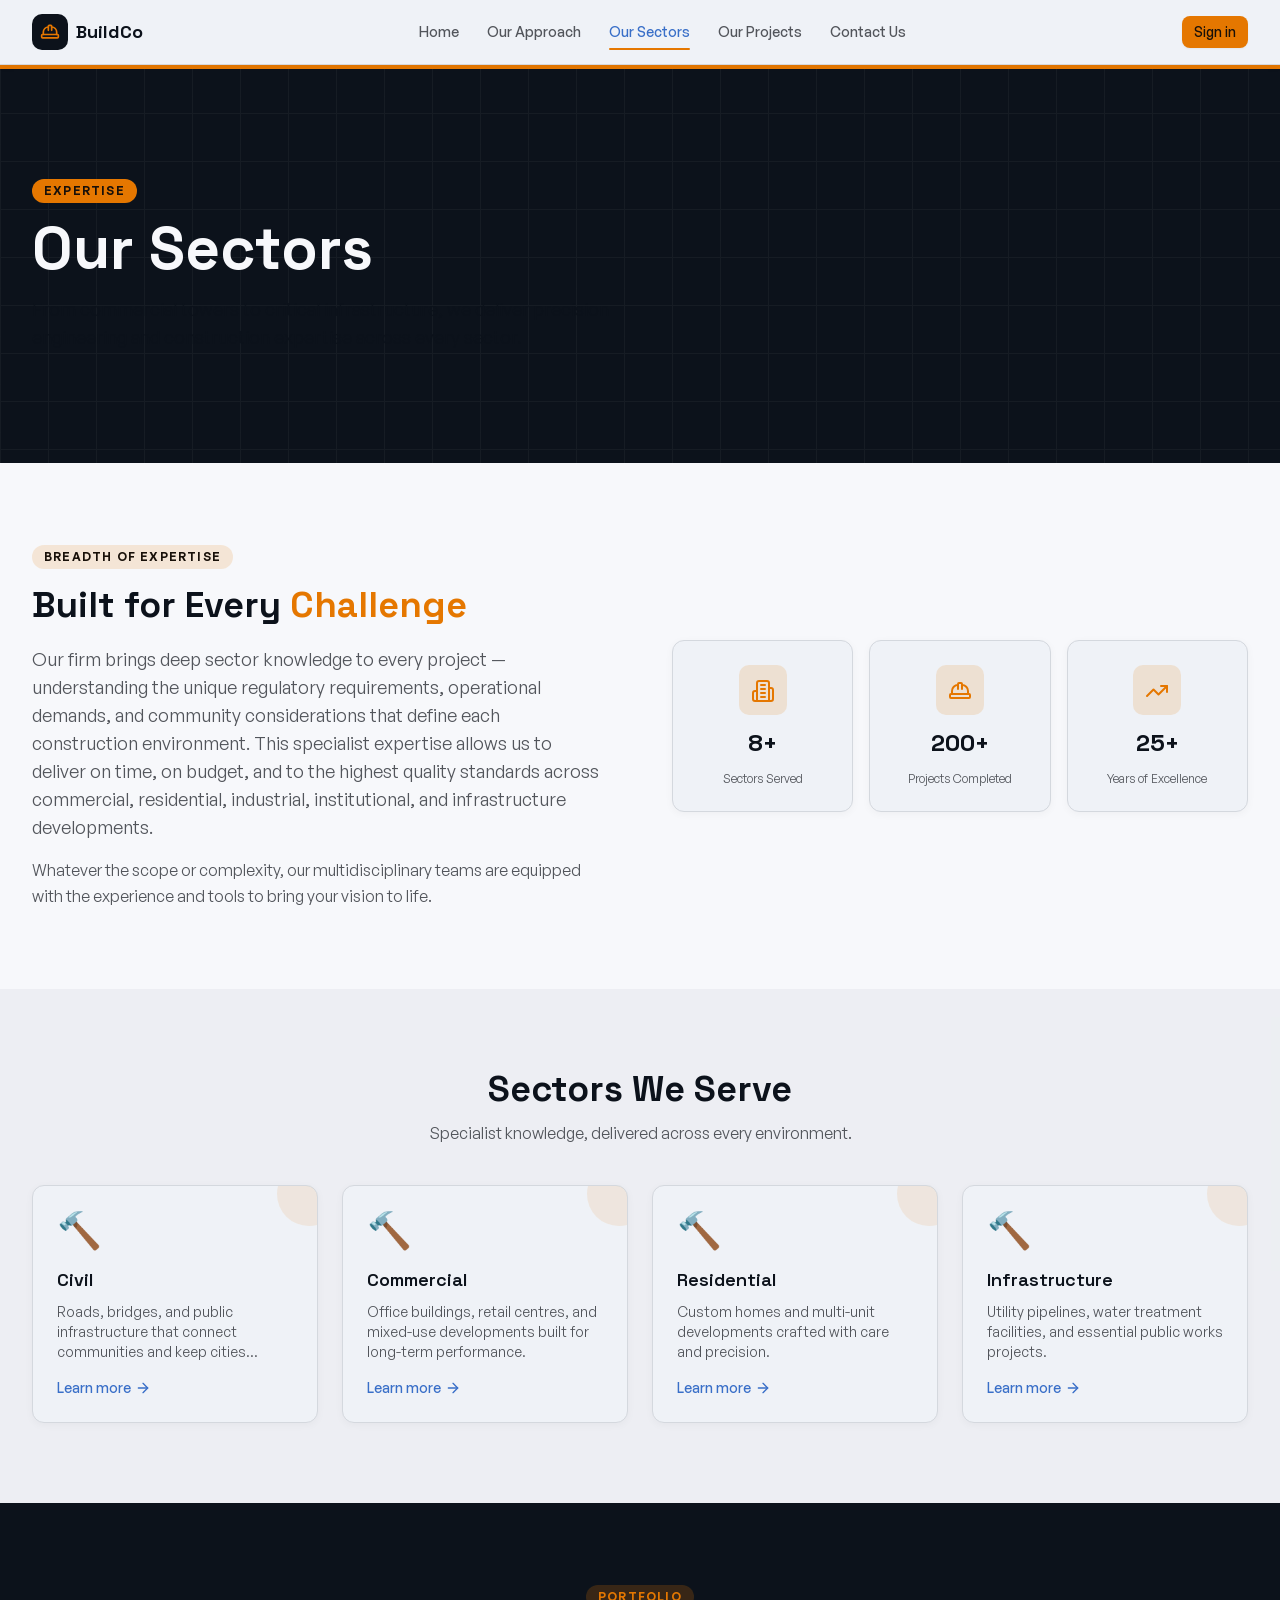
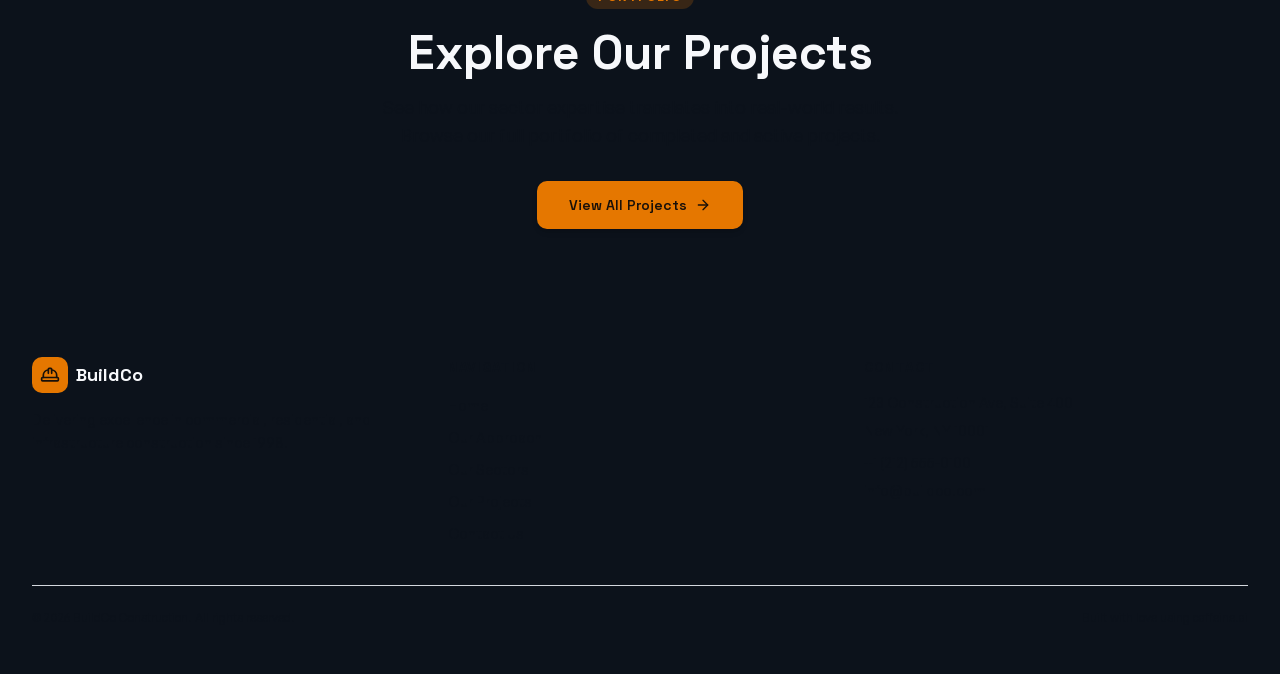
<file: sectors.html>
<!DOCTYPE html>
<html lang="en" data-arp="" style="margin:0!important;padding:0!important;overflow-x:hidden!important;">
<head>
    <meta charset="UTF-8">
    <meta name="viewport" content="width=device-width, initial-scale=1.0">
    <title>Construction Portfolio — Built with Caffeine</title>
    <meta name="description" content="Modern construction firm portfolio website built on the Internet Computer.">
    <meta property="og:title" content="Construction Portfolio">
    <meta property="og:description" content="Modern construction firm portfolio website built on the Internet Computer.">
    <meta property="og:type" content="website">
    <meta name="twitter:card" content="summary_large_image">
    <link rel="stylesheet" href="https://unpkg.com/aos@next/dist/aos.css" />
    <link rel="stylesheet" href="style.css">
    <style>
        html, body, #root, #app, [id="__next"] { margin: 0 !important; padding: 0 !important; border: none !important; outline: none !important; overflow-x: hidden !important; width: 100% !important; }
        [class*="readdy-badge"], [id*="readdy-badge"], .made-with-readii, [class*="watermark"] { display: none !important; visibility: hidden !important; opacity: 0 !important; }
        svg { width: 1.2em; height: 1.2em; vertical-align: middle; fill: none; stroke: currentColor; stroke-width: 2; }
    </style>
</head>
<body cz-shortcut-listen="true" style="margin-top: 0px; padding-top: 0px;" style="margin:0!important;padding:0!important;padding-top:0!important;margin-top:0!important;display:block!important;">
    <div id="root" style="margin-top: 0px; padding-top: 0px;"><div class="flex min-h-screen flex-col bg-background"><header class="sticky top-0 z-50 bg-card border-b border-border shadow-subtle"><div class="mx-auto max-w-7xl px-4 sm:px-6 lg:px-8"><div class="flex h-16 items-center justify-between"><a data-ocid="nav.logo_link" href="index.html" class="flex items-center gap-2 min-w-0 transition-smooth hover:opacity-80"><div class="flex h-9 w-9 items-center justify-center rounded-lg bg-foreground"><svg xmlns="http://www.w3.org/2000/svg" width="24" height="24" viewBox="0 0 24 24" fill="none" stroke="currentColor" stroke-width="2" stroke-linecap="round" stroke-linejoin="round" class="lucide lucide-hard-hat h-5 w-5 text-accent" aria-hidden="true" style="display: inline-block; vertical-align: middle;"><path d="M10 10V5a1 1 0 0 1 1-1h2a1 1 0 0 1 1 1v5"></path><path d="M14 6a6 6 0 0 1 6 6v3"></path><path d="M4 15v-3a6 6 0 0 1 6-6"></path><rect x="2" y="15" width="20" height="4" rx="1"></rect></svg></div><span class="font-display text-lg font-bold text-foreground truncate">BuildCo</span></a><nav class="hidden md:flex items-center gap-1" aria-label="Main navigation"><a data-ocid="nav.home_link" href="index.html" class="relative px-3 py-2 text-sm font-medium transition-smooth rounded-md text-muted-foreground hover:text-foreground hover:bg-muted">Home</a><a data-ocid="nav.our_approach_link" href="approach.html" class="relative px-3 py-2 text-sm font-medium transition-smooth rounded-md text-muted-foreground hover:text-foreground hover:bg-muted">Our Approach</a><a data-ocid="nav.our_sectors_link" class="relative px-3 py-2 text-sm font-medium transition-smooth rounded-md text-primary active" href="sectors.html" data-status="active" aria-current="page">Our Sectors<span class="absolute bottom-0 left-3 right-3 h-0.5 rounded-full bg-accent"></span></a><a data-ocid="nav.our_projects_link" href="projects.html" class="relative px-3 py-2 text-sm font-medium transition-smooth rounded-md text-muted-foreground hover:text-foreground hover:bg-muted">Our Projects</a><a data-ocid="nav.contact_us_link" href="contact.html" class="relative px-3 py-2 text-sm font-medium transition-smooth rounded-md text-muted-foreground hover:text-foreground hover:bg-muted">Contact Us</a></nav><div class="hidden md:flex items-center gap-2"><button data-slot="button" class="inline-flex items-center justify-center whitespace-nowrap text-sm font-medium transition-all disabled:pointer-events-none disabled:opacity-50 [&amp;_svg]:pointer-events-none [&amp;_svg:not([class*='size-'])]:size-4 shrink-0 [&amp;_svg]:shrink-0 outline-none focus-visible:border-ring focus-visible:ring-ring/50 focus-visible:ring-[3px] aria-invalid:ring-destructive/20 dark:aria-invalid:ring-destructive/40 aria-invalid:border-destructive shadow-xs h-8 rounded-md gap-1.5 px-3 has-[&gt;svg]:px-2.5 bg-accent text-accent-foreground hover:bg-accent/90" data-ocid="nav.login_button">Sign in</button></div><button type="button" class="md:hidden flex items-center justify-center rounded-md p-2 text-muted-foreground hover:text-foreground hover:bg-muted transition-smooth" aria-expanded="false" aria-label="Toggle menu" data-ocid="nav.mobile_menu_toggle"><svg xmlns="http://www.w3.org/2000/svg" width="24" height="24" viewBox="0 0 24 24" fill="none" stroke="currentColor" stroke-width="2" stroke-linecap="round" stroke-linejoin="round" class="lucide lucide-menu h-5 w-5" aria-hidden="true" style="display: inline-block; vertical-align: middle;"><path d="M4 12h16"></path><path d="M4 18h16"></path><path d="M4 6h16"></path></svg></button></div></div></header><main class="flex-1"><section class="relative overflow-hidden bg-foreground py-20 md:py-28" data-ocid="page_hero.section"><div class="pointer-events-none absolute inset-0 opacity-[0.04]" style="background-image: linear-gradient(to right, white 1px, transparent 1px), linear-gradient(white 1px, transparent 1px); background-size: 48px 48px;"></div><div class="absolute left-0 top-0 h-1 w-full bg-accent"></div><div class="relative mx-auto max-w-7xl px-4 sm:px-6 lg:px-8"><div class="mb-4" style="opacity: 1; transform: none;"><span class="inline-block rounded-full bg-accent px-3 py-1 text-xs font-semibold uppercase tracking-widest text-accent-foreground">Expertise</span></div><h1 class="font-display text-4xl font-bold leading-tight text-background md:text-5xl lg:text-6xl" style="opacity: 1; transform: none;">Our Sectors</h1><p class="mt-4 max-w-2xl text-lg text-background/70 font-body" style="opacity: 1; transform: none;">From commercial towers to critical infrastructure, we deliver precision engineering and construction expertise across every sector.</p></div></section><section class="bg-background py-16 md:py-20" data-ocid="sectors.intro.section"><div class="mx-auto max-w-7xl px-4 sm:px-6 lg:px-8"><div class="grid gap-12 lg:grid-cols-2 lg:gap-16 items-center"><div style="opacity: 1; transform: none;"><span class="inline-block rounded-full bg-accent/15 px-3 py-1 text-xs font-semibold uppercase tracking-widest text-accent-foreground mb-4">Breadth of Expertise</span><h2 class="font-display text-3xl font-bold text-foreground md:text-4xl leading-tight mb-5">Built for Every <span class="text-accent">Challenge</span></h2><p class="text-muted-foreground font-body text-base md:text-lg leading-relaxed">Our firm brings deep sector knowledge to every project — understanding the unique regulatory requirements, operational demands, and community considerations that define each construction environment. This specialist expertise allows us to deliver on time, on budget, and to the highest quality standards across commercial, residential, industrial, institutional, and infrastructure developments.</p><p class="mt-4 text-muted-foreground font-body text-base leading-relaxed">Whatever the scope or complexity, our multidisciplinary teams are equipped with the experience and tools to bring your vision to life.</p></div><div class="grid grid-cols-3 gap-4" style="opacity: 1; transform: none;"><div class="flex flex-col items-center gap-3 rounded-xl border border-border bg-card p-6 text-center shadow-subtle" data-ocid="sectors.stat.1"><div class="rounded-lg bg-accent/15 p-3"><svg xmlns="http://www.w3.org/2000/svg" width="24" height="24" viewBox="0 0 24 24" fill="none" stroke="currentColor" stroke-width="2" stroke-linecap="round" stroke-linejoin="round" class="lucide lucide-building2 lucide-building-2 h-6 w-6 text-accent" aria-hidden="true" style="display: inline-block; vertical-align: middle;"><path d="M6 22V4a2 2 0 0 1 2-2h8a2 2 0 0 1 2 2v18Z"></path><path d="M6 12H4a2 2 0 0 0-2 2v6a2 2 0 0 0 2 2h2"></path><path d="M18 9h2a2 2 0 0 1 2 2v9a2 2 0 0 1-2 2h-2"></path><path d="M10 6h4"></path><path d="M10 10h4"></path><path d="M10 14h4"></path><path d="M10 18h4"></path></svg></div><span class="font-display text-2xl font-bold text-foreground">8+</span><span class="text-xs text-muted-foreground font-body leading-snug">Sectors Served</span></div><div class="flex flex-col items-center gap-3 rounded-xl border border-border bg-card p-6 text-center shadow-subtle" data-ocid="sectors.stat.2"><div class="rounded-lg bg-accent/15 p-3"><svg xmlns="http://www.w3.org/2000/svg" width="24" height="24" viewBox="0 0 24 24" fill="none" stroke="currentColor" stroke-width="2" stroke-linecap="round" stroke-linejoin="round" class="lucide lucide-hard-hat h-6 w-6 text-accent" aria-hidden="true" style="display: inline-block; vertical-align: middle;"><path d="M10 10V5a1 1 0 0 1 1-1h2a1 1 0 0 1 1 1v5"></path><path d="M14 6a6 6 0 0 1 6 6v3"></path><path d="M4 15v-3a6 6 0 0 1 6-6"></path><rect x="2" y="15" width="20" height="4" rx="1"></rect></svg></div><span class="font-display text-2xl font-bold text-foreground">200+</span><span class="text-xs text-muted-foreground font-body leading-snug">Projects Completed</span></div><div class="flex flex-col items-center gap-3 rounded-xl border border-border bg-card p-6 text-center shadow-subtle" data-ocid="sectors.stat.3"><div class="rounded-lg bg-accent/15 p-3"><svg xmlns="http://www.w3.org/2000/svg" width="24" height="24" viewBox="0 0 24 24" fill="none" stroke="currentColor" stroke-width="2" stroke-linecap="round" stroke-linejoin="round" class="lucide lucide-trending-up h-6 w-6 text-accent" aria-hidden="true" style="display: inline-block; vertical-align: middle;"><path d="M16 7h6v6"></path><path d="m22 7-8.5 8.5-5-5L2 17"></path></svg></div><span class="font-display text-2xl font-bold text-foreground">25+</span><span class="text-xs text-muted-foreground font-body leading-snug">Years of Excellence</span></div></div></div></div></section><section class="bg-muted/30 py-16 md:py-20" data-ocid="sectors.grid.section"><div class="mx-auto max-w-7xl px-4 sm:px-6 lg:px-8"><div class="mb-10 text-center" style="opacity: 1; transform: none;"><h2 class="font-display text-3xl font-bold text-foreground md:text-4xl">Sectors We Serve</h2><p class="mt-3 text-muted-foreground font-body text-base max-w-xl mx-auto">Specialist knowledge, delivered across every environment.</p></div><div class="grid gap-6 sm:grid-cols-2 lg:grid-cols-3 xl:grid-cols-4" data-ocid="sectors.grid.list"><article class="group relative flex flex-col gap-4 overflow-hidden rounded-xl border border-border bg-card p-6 shadow-subtle hover:shadow-elevated hover:border-accent/40 transition-smooth cursor-pointer" data-ocid="sectors.grid.item.1" style="opacity: 1; transform: none;"><div class="absolute right-0 top-0 h-16 w-16 translate-x-6 -translate-y-6 rounded-full bg-accent/10 transition-smooth group-hover:scale-150"></div><div class="relative"><span class="text-4xl" role="img" aria-label="Civil">🔨</span></div><div class="flex-1"><h3 class="font-display text-lg font-semibold text-foreground mb-2">Civil</h3><p class="text-sm text-muted-foreground font-body line-clamp-3">Roads, bridges, and public infrastructure that connect communities and keep cities moving.</p></div><a data-ocid="sectors.grid.item.1.link" class="inline-flex items-center gap-1 text-sm font-medium text-primary transition-smooth hover:text-accent group-hover:gap-2 active" href="sectors.html" data-status="active" aria-current="page">Learn more <svg xmlns="http://www.w3.org/2000/svg" width="24" height="24" viewBox="0 0 24 24" fill="none" stroke="currentColor" stroke-width="2" stroke-linecap="round" stroke-linejoin="round" class="lucide lucide-arrow-right h-4 w-4" aria-hidden="true" style="display: inline-block; vertical-align: middle;"><path d="M5 12h14"></path><path d="m12 5 7 7-7 7"></path></svg></a></article><article class="group relative flex flex-col gap-4 overflow-hidden rounded-xl border border-border bg-card p-6 shadow-subtle hover:shadow-elevated hover:border-accent/40 transition-smooth cursor-pointer" data-ocid="sectors.grid.item.2" style="opacity: 1; transform: none;"><div class="absolute right-0 top-0 h-16 w-16 translate-x-6 -translate-y-6 rounded-full bg-accent/10 transition-smooth group-hover:scale-150"></div><div class="relative"><span class="text-4xl" role="img" aria-label="Commercial">🔨</span></div><div class="flex-1"><h3 class="font-display text-lg font-semibold text-foreground mb-2">Commercial</h3><p class="text-sm text-muted-foreground font-body line-clamp-3">Office buildings, retail centres, and mixed-use developments built for long-term performance.</p></div><a data-ocid="sectors.grid.item.2.link" class="inline-flex items-center gap-1 text-sm font-medium text-primary transition-smooth hover:text-accent group-hover:gap-2 active" href="sectors.html" data-status="active" aria-current="page">Learn more <svg xmlns="http://www.w3.org/2000/svg" width="24" height="24" viewBox="0 0 24 24" fill="none" stroke="currentColor" stroke-width="2" stroke-linecap="round" stroke-linejoin="round" class="lucide lucide-arrow-right h-4 w-4" aria-hidden="true" style="display: inline-block; vertical-align: middle;"><path d="M5 12h14"></path><path d="m12 5 7 7-7 7"></path></svg></a></article><article class="group relative flex flex-col gap-4 overflow-hidden rounded-xl border border-border bg-card p-6 shadow-subtle hover:shadow-elevated hover:border-accent/40 transition-smooth cursor-pointer" data-ocid="sectors.grid.item.3" style="opacity: 1; transform: none;"><div class="absolute right-0 top-0 h-16 w-16 translate-x-6 -translate-y-6 rounded-full bg-accent/10 transition-smooth group-hover:scale-150"></div><div class="relative"><span class="text-4xl" role="img" aria-label="Residential">🔨</span></div><div class="flex-1"><h3 class="font-display text-lg font-semibold text-foreground mb-2">Residential</h3><p class="text-sm text-muted-foreground font-body line-clamp-3">Custom homes and multi-unit developments crafted with care and precision.</p></div><a data-ocid="sectors.grid.item.3.link" class="inline-flex items-center gap-1 text-sm font-medium text-primary transition-smooth hover:text-accent group-hover:gap-2 active" href="sectors.html" data-status="active" aria-current="page">Learn more <svg xmlns="http://www.w3.org/2000/svg" width="24" height="24" viewBox="0 0 24 24" fill="none" stroke="currentColor" stroke-width="2" stroke-linecap="round" stroke-linejoin="round" class="lucide lucide-arrow-right h-4 w-4" aria-hidden="true" style="display: inline-block; vertical-align: middle;"><path d="M5 12h14"></path><path d="m12 5 7 7-7 7"></path></svg></a></article><article class="group relative flex flex-col gap-4 overflow-hidden rounded-xl border border-border bg-card p-6 shadow-subtle hover:shadow-elevated hover:border-accent/40 transition-smooth cursor-pointer" data-ocid="sectors.grid.item.4" style="opacity: 1; transform: none;"><div class="absolute right-0 top-0 h-16 w-16 translate-x-6 -translate-y-6 rounded-full bg-accent/10 transition-smooth group-hover:scale-150"></div><div class="relative"><span class="text-4xl" role="img" aria-label="Infrastructure">🔨</span></div><div class="flex-1"><h3 class="font-display text-lg font-semibold text-foreground mb-2">Infrastructure</h3><p class="text-sm text-muted-foreground font-body line-clamp-3">Utility pipelines, water treatment facilities, and essential public works projects.</p></div><a data-ocid="sectors.grid.item.4.link" class="inline-flex items-center gap-1 text-sm font-medium text-primary transition-smooth hover:text-accent group-hover:gap-2 active" href="sectors.html" data-status="active" aria-current="page">Learn more <svg xmlns="http://www.w3.org/2000/svg" width="24" height="24" viewBox="0 0 24 24" fill="none" stroke="currentColor" stroke-width="2" stroke-linecap="round" stroke-linejoin="round" class="lucide lucide-arrow-right h-4 w-4" aria-hidden="true" style="display: inline-block; vertical-align: middle;"><path d="M5 12h14"></path><path d="m12 5 7 7-7 7"></path></svg></a></article></div></div></section><section class="bg-foreground py-16 md:py-20" data-ocid="sectors.cta.section"><div class="mx-auto max-w-7xl px-4 sm:px-6 lg:px-8"><div class="pointer-events-none absolute inset-0 opacity-[0.03]" style="background-image: linear-gradient(to right, oklch(var(--background) / 0.08) 1px, transparent 1px), linear-gradient(to bottom, oklch(var(--background) / 0.08) 1px, transparent 1px); background-size: 48px 48px;"></div><div class="relative text-center" style="opacity: 1; transform: none;"><span class="inline-block rounded-full bg-accent/20 px-3 py-1 text-xs font-semibold uppercase tracking-widest text-accent mb-5">Portfolio</span><h2 class="font-display text-3xl font-bold text-background md:text-4xl lg:text-5xl">Explore Our Projects</h2><p class="mt-4 max-w-xl mx-auto text-background/70 font-body text-base md:text-lg">See how our sector expertise translates into real-world results. Browse our full portfolio of completed and active projects.</p><div class="mt-8"><a data-ocid="sectors.cta.explore_projects.link" href="projects.html" class="inline-flex items-center gap-2 rounded-lg bg-accent px-8 py-3.5 font-display text-sm font-semibold text-accent-foreground shadow-md transition-smooth hover:bg-accent/90 hover:shadow-lg hover:gap-3">View All Projects <svg xmlns="http://www.w3.org/2000/svg" width="24" height="24" viewBox="0 0 24 24" fill="none" stroke="currentColor" stroke-width="2" stroke-linecap="round" stroke-linejoin="round" class="lucide lucide-arrow-right h-4 w-4" aria-hidden="true" style="display: inline-block; vertical-align: middle;"><path d="M5 12h14"></path><path d="m12 5 7 7-7 7"></path></svg></a></div></div></div></section></main><footer class="bg-foreground text-background/80" data-ocid="footer.section"><div class="mx-auto max-w-7xl px-4 sm:px-6 lg:px-8 py-12"><div class="grid grid-cols-1 gap-8 md:grid-cols-3"><div><div class="flex items-center gap-2 mb-4"><div class="flex h-9 w-9 items-center justify-center rounded-lg bg-accent"><svg xmlns="http://www.w3.org/2000/svg" width="24" height="24" viewBox="0 0 24 24" fill="none" stroke="currentColor" stroke-width="2" stroke-linecap="round" stroke-linejoin="round" class="lucide lucide-hard-hat h-5 w-5 text-accent-foreground" aria-hidden="true" style="display: inline-block; vertical-align: middle;"><path d="M10 10V5a1 1 0 0 1 1-1h2a1 1 0 0 1 1 1v5"></path><path d="M14 6a6 6 0 0 1 6 6v3"></path><path d="M4 15v-3a6 6 0 0 1 6-6"></path><rect x="2" y="15" width="20" height="4" rx="1"></rect></svg></div><span class="font-display text-lg font-bold text-background">BuildCo</span></div><p class="text-sm font-body text-background/60 leading-relaxed">Delivering excellence in commercial, residential, and infrastructure construction since 1998.</p></div><div><h3 class="font-display text-sm font-semibold uppercase tracking-wider text-background/50 mb-4">Navigation</h3><ul class="space-y-2"><li><a data-ocid="footer.home_link" href="index.html" class="text-sm text-background/70 hover:text-background transition-smooth">Home</a></li><li><a data-ocid="footer.our_approach_link" href="approach.html" class="text-sm text-background/70 hover:text-background transition-smooth">Our Approach</a></li><li><a data-ocid="footer.our_sectors_link" class="text-sm text-background/70 hover:text-background transition-smooth active" href="sectors.html" data-status="active" aria-current="page">Our Sectors</a></li><li><a data-ocid="footer.our_projects_link" href="projects.html" class="text-sm text-background/70 hover:text-background transition-smooth">Our Projects</a></li><li><a data-ocid="footer.contact_us_link" href="contact.html" class="text-sm text-background/70 hover:text-background transition-smooth">Contact Us</a></li></ul></div><div><h3 class="font-display text-sm font-semibold uppercase tracking-wider text-background/50 mb-4">Contact</h3><ul class="space-y-2 text-sm text-background/70 font-body"><li>123 Construction Ave, Suite 400</li><li>New York, NY 10001</li><li class="pt-1"><a href="tel:+12125550100" class="hover:text-background transition-smooth">+1 (212) 555-0100</a></li><li><a href="mailto:info@buildco.com" class="hover:text-background transition-smooth">info@buildco.com</a></li></ul></div></div><div class="mt-10 border-t border-background/10 pt-6 flex flex-col sm:flex-row items-center justify-between gap-2 text-xs text-background/40"><p>© 2026 BuildCo Construction. All rights reserved.</p><p>Built with love using <a href="https://caffeine.ai?utm_source=caffeine-footer&amp;utm_medium=referral&amp;utm_content=estimated-brown-qzo-draft.caffeine.xyz" target="_blank" rel="noopener noreferrer" class="underline underline-offset-2 hover:text-background/70 transition-smooth">caffeine.ai</a></p></div></div></footer></div></div>
  

<div id="give-freely-root-mbnbehikldjhnfehhnaidhjhoofhpehk" class="give-freely-root" data-extension-id="mbnbehikldjhnfehhnaidhjhoofhpehk" data-extension-name="CSS Peeper" style="display: block;"></div>
    <script src="https://unpkg.com/aos@next/dist/aos.js"></script>
    <script src="js/script_uw3vpe.js"></script>
    <script src="js/script_pyvwtp.js"></script>
    
    <script>
        window.onload = () => {
            if(window.AOS) AOS.init({ duration: 1000, once: true });
        };
    </script>
</body>
</html>
</file>
